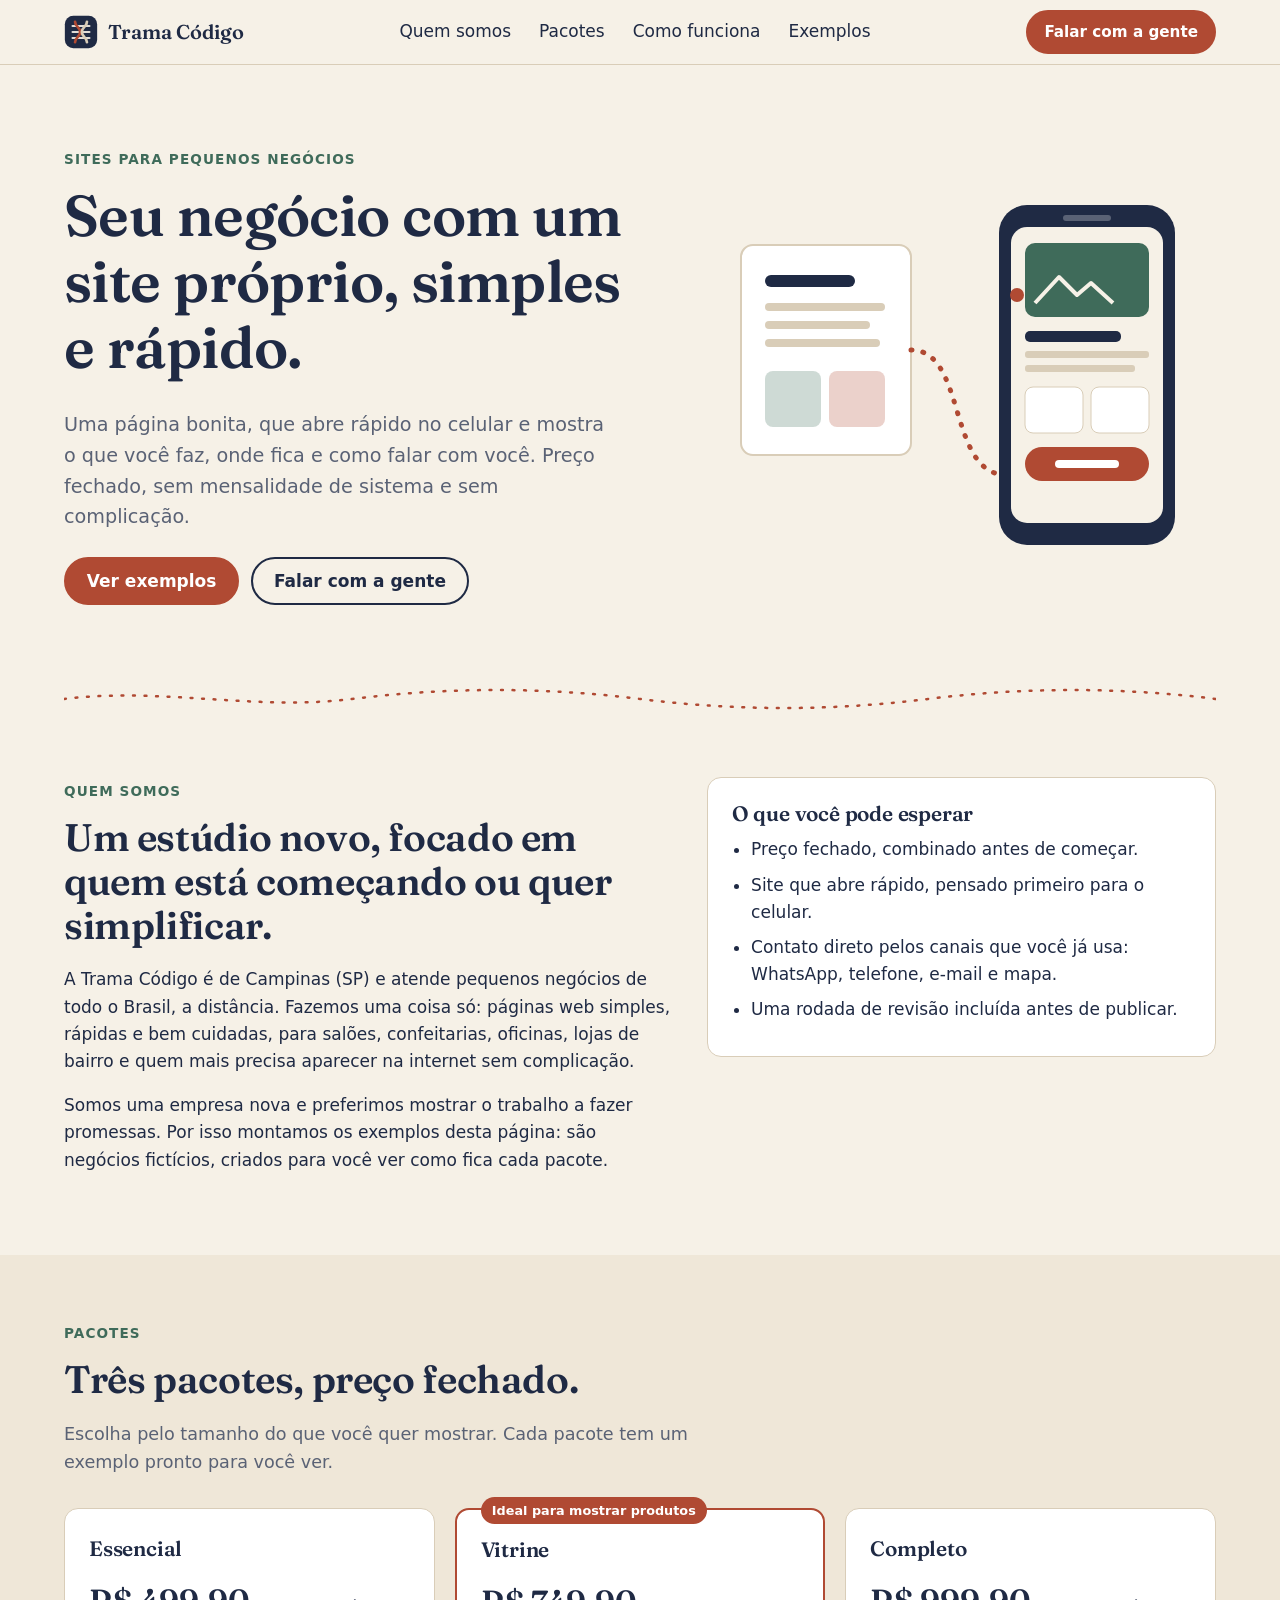
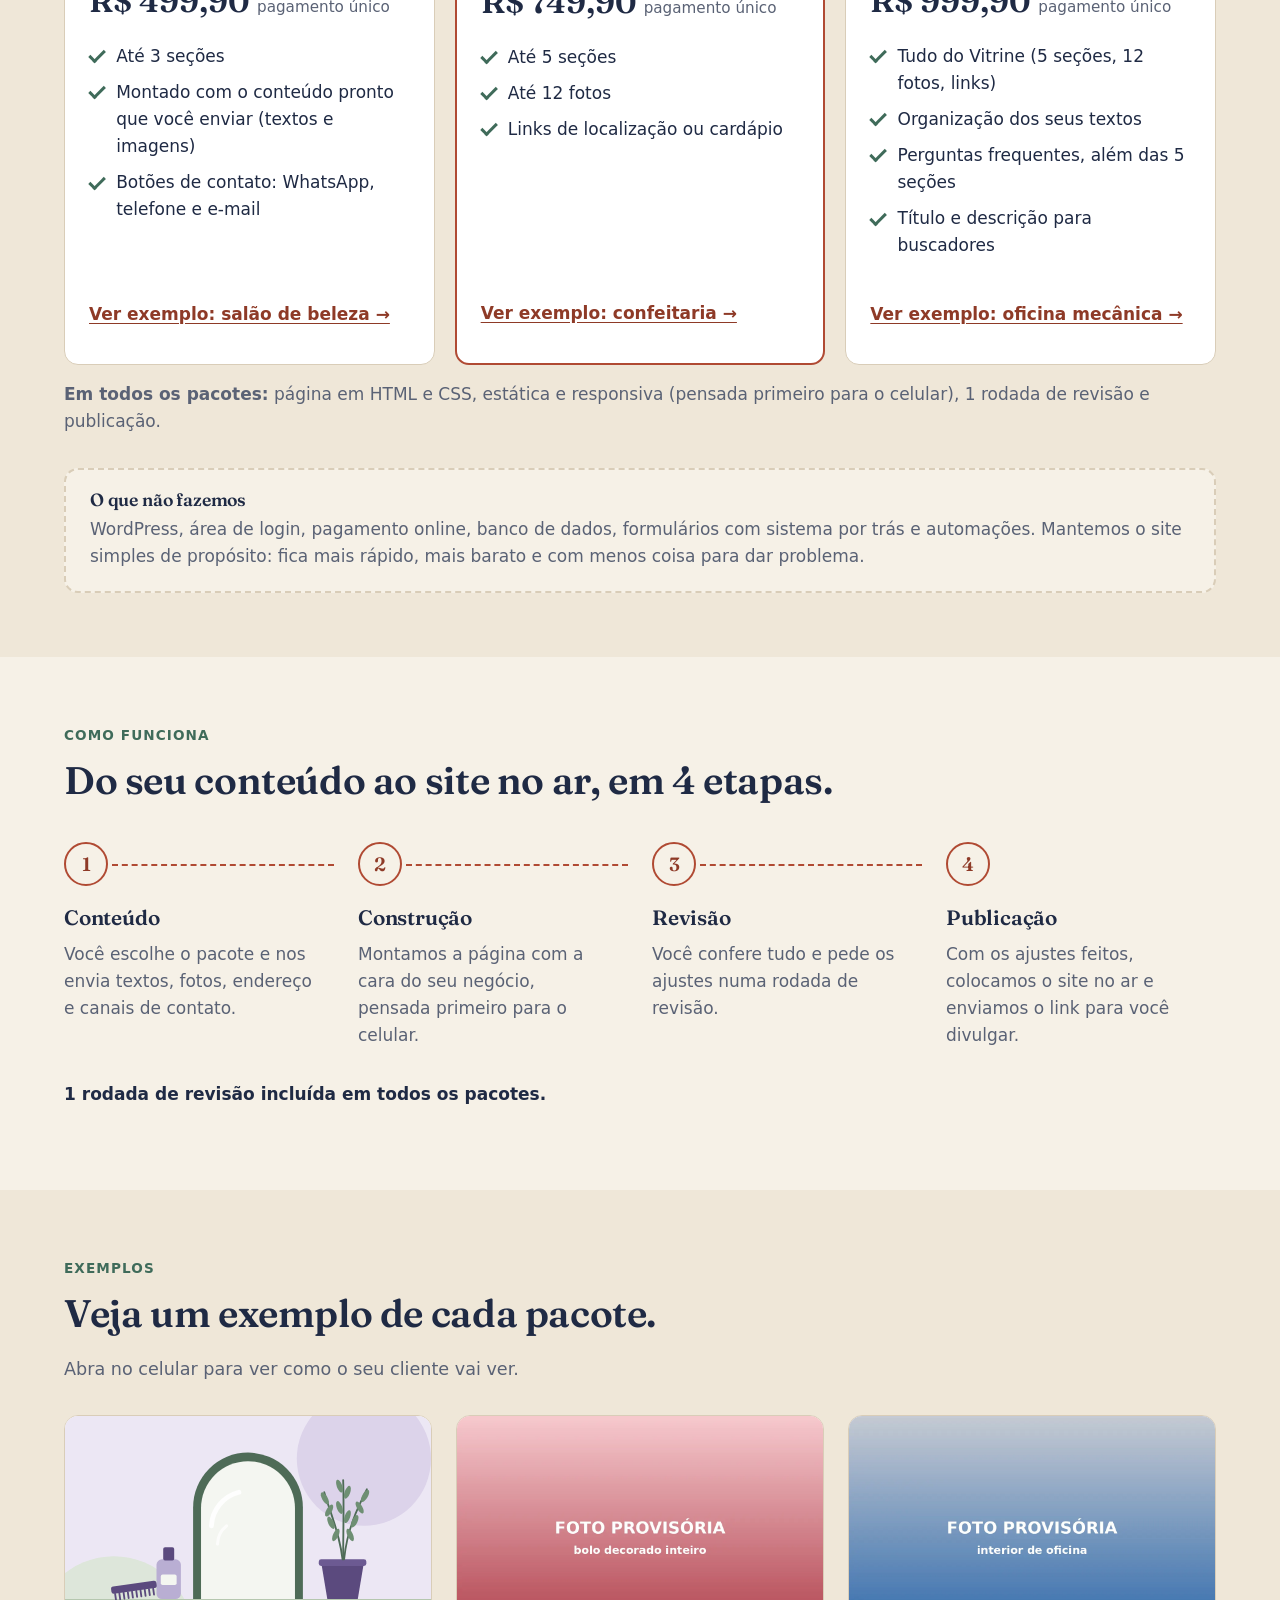
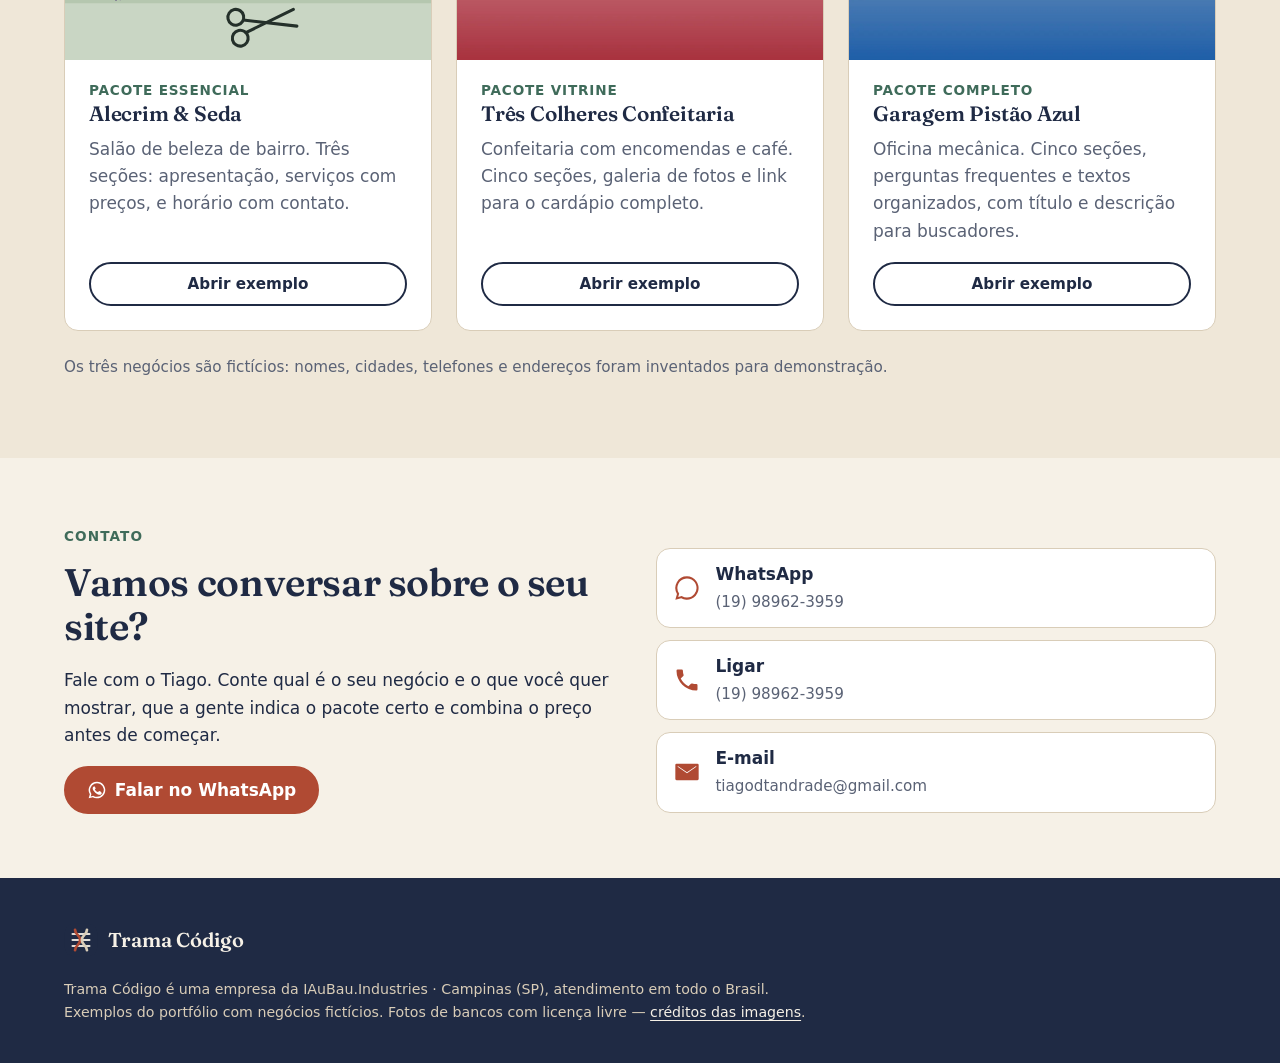
<file: index.html>
<!doctype html>
<html lang="pt-BR">
<head>
  <meta charset="utf-8">
  <meta name="viewport" content="width=device-width, initial-scale=1">
  <title>Trama Código — sites simples e rápidos para pequenos negócios</title>
  <meta name="description" content="A Trama Código faz páginas web estáticas, rápidas e responsivas para pequenos negócios de todo o Brasil. Três pacotes com preço fechado, a partir de R$ 499,90.">
  <meta name="theme-color" content="#F6F1E7">
  <link rel="icon" href="assets/img/marca.svg" type="image/svg+xml">
  <link rel="preload" href="assets/fonts/fraunces-600.woff2" as="font" type="font/woff2" crossorigin>
  <link rel="stylesheet" href="assets/css/trama.css">

  <meta property="og:type" content="website">
  <meta property="og:locale" content="pt_BR">
  <meta property="og:site_name" content="Trama Código">
  <meta property="og:title" content="Trama Código — sites simples e rápidos para pequenos negócios">
  <meta property="og:description" content="Páginas web estáticas e responsivas, com preço fechado, para pequenos negócios de todo o Brasil.">
  <meta property="og:image" content="https://tiagodtandrade-ops.github.io/trama-codigo/assets/img/og-trama.png">
  <meta property="og:image:width" content="1200">
  <meta property="og:image:height" content="630">
  <meta property="og:url" content="https://tiagodtandrade-ops.github.io/trama-codigo/">

  <script type="application/ld+json">
  {
    "@context": "https://schema.org",
    "@type": "ProfessionalService",
    "name": "Trama Código",
    "description": "Páginas web estáticas e responsivas para pequenos negócios.",
    "url": "https://tiagodtandrade-ops.github.io/trama-codigo/",
    "address": { "@type": "PostalAddress", "addressLocality": "Campinas", "addressRegion": "SP", "addressCountry": "BR" },
    "areaServed": { "@type": "Country", "name": "Brasil" },
    "priceRange": "R$ 499,90 – R$ 999,90"
  }
  </script>
</head>
<body>
  <a class="pular" href="#conteudo">Pular para o conteúdo</a>

  <header class="topo">
    <div class="envoltorio">
      <a class="marca" href="#conteudo" aria-label="Trama Código, início">
        <img src="assets/img/marca.svg" alt="" width="34" height="34">
        Trama Código
      </a>
      <nav class="menu" aria-label="Seções">
        <ul>
          <li><a href="#quem-somos">Quem somos</a></li>
          <li><a href="#pacotes">Pacotes</a></li>
          <li><a href="#como-funciona">Como funciona</a></li>
          <li><a href="#exemplos">Exemplos</a></li>
        </ul>
      </nav>
      <a class="botao botao--pequeno" href="#contato">Falar com a gente</a>
    </div>
  </header>

  <main id="conteudo">
    <!-- Abertura -->
    <section class="abertura" aria-labelledby="titulo-abertura">
      <div class="envoltorio">
        <div>
          <span class="rotulo">Sites para pequenos negócios</span>
          <h1 id="titulo-abertura">Seu negócio com um site próprio, simples e rápido.</h1>
          <p class="chamada">Uma página bonita, que abre rápido no celular e mostra o que você faz, onde fica e como falar com você. Preço fechado, sem mensalidade de sistema e sem complicação.</p>
          <div class="acoes">
            <a class="botao" href="#exemplos">Ver exemplos</a>
            <a class="botao botao--contorno" href="#contato">Falar com a gente</a>
          </div>
        </div>
        <div class="ilustra">
          <svg viewBox="0 0 480 400" role="img" aria-labelledby="ilustra-titulo" width="480" height="400">
            <title id="ilustra-titulo">Ilustração: um fio liga uma folha de anotações a um celular com um site aberto</title>
            <rect x="24" y="70" width="170" height="210" rx="12" fill="#FFFFFF" stroke="#D9CDB8" stroke-width="2"/>
            <rect x="48" y="100" width="90" height="12" rx="6" fill="#1F2A44"/>
            <rect x="48" y="128" width="120" height="8" rx="4" fill="#D9CDB8"/>
            <rect x="48" y="146" width="105" height="8" rx="4" fill="#D9CDB8"/>
            <rect x="48" y="164" width="115" height="8" rx="4" fill="#D9CDB8"/>
            <rect x="48" y="196" width="56" height="56" rx="8" fill="#3F6B5A" opacity=".25"/>
            <rect x="112" y="196" width="56" height="56" rx="8" fill="#B04A33" opacity=".25"/>
            <path d="M194 175 C 250 175, 230 300, 290 300 S 320 140, 300 120" fill="none" stroke="#B04A33" stroke-width="5" stroke-linecap="round" stroke-dasharray="1 11"/>
            <rect x="282" y="30" width="176" height="340" rx="28" fill="#1F2A44"/>
            <rect x="294" y="52" width="152" height="296" rx="16" fill="#F6F1E7"/>
            <rect x="346" y="40" width="48" height="6" rx="3" fill="#5A6275"/>
            <rect x="308" y="68" width="124" height="74" rx="10" fill="#3F6B5A"/>
            <path d="M318 128 l24 -26 18 18 14 -12 22 20" fill="none" stroke="#F6F1E7" stroke-width="4" stroke-linejoin="round"/>
            <rect x="308" y="156" width="96" height="11" rx="5" fill="#1F2A44"/>
            <rect x="308" y="176" width="124" height="7" rx="3" fill="#D9CDB8"/>
            <rect x="308" y="190" width="110" height="7" rx="3" fill="#D9CDB8"/>
            <rect x="308" y="212" width="58" height="46" rx="8" fill="#FFFFFF" stroke="#D9CDB8"/>
            <rect x="374" y="212" width="58" height="46" rx="8" fill="#FFFFFF" stroke="#D9CDB8"/>
            <rect x="308" y="272" width="124" height="34" rx="17" fill="#B04A33"/>
            <rect x="338" y="285" width="64" height="8" rx="4" fill="#FFFFFF"/>
            <circle cx="300" cy="120" r="7" fill="#B04A33"/>
          </svg>
        </div>
      </div>
    </section>

    <div class="fio" aria-hidden="true">
      <svg viewBox="0 0 1200 28" preserveAspectRatio="none"><path d="M0 14 C 100 2, 200 26, 300 14 S 500 2, 600 14 S 800 26, 900 14 S 1100 2, 1200 14" fill="none" stroke="currentColor" stroke-width="2.5" stroke-dasharray="2 10" stroke-linecap="round"/></svg>
    </div>

    <!-- Quem somos -->
    <section id="quem-somos" class="quem" aria-labelledby="titulo-quem">
      <div class="envoltorio">
        <div>
          <span class="rotulo">Quem somos</span>
          <h2 id="titulo-quem">Um estúdio novo, focado em quem está começando ou quer simplificar.</h2>
          <p>A Trama Código é de Campinas (SP) e atende pequenos negócios de todo o Brasil, a distância. Fazemos uma coisa só: páginas web simples, rápidas e bem cuidadas, para salões, confeitarias, oficinas, lojas de bairro e quem mais precisa aparecer na internet sem complicação.</p>
          <p>Somos uma empresa nova e preferimos mostrar o trabalho a fazer promessas. Por isso montamos os exemplos desta página: são negócios fictícios, criados para você ver como fica cada pacote.</p>
        </div>
        <div class="quadro">
          <h3>O que você pode esperar</h3>
          <ul>
            <li>Preço fechado, combinado antes de começar.</li>
            <li>Site que abre rápido, pensado primeiro para o celular.</li>
            <li>Contato direto pelos canais que você já usa: WhatsApp, telefone, e-mail e mapa.</li>
            <li>Uma rodada de revisão incluída antes de publicar.</li>
          </ul>
        </div>
      </div>
    </section>

    <!-- Pacotes -->
    <section id="pacotes" class="pacotes" aria-labelledby="titulo-pacotes">
      <div class="envoltorio">
        <span class="rotulo">Pacotes</span>
        <h2 id="titulo-pacotes">Três pacotes, preço fechado.</h2>
        <p class="intro">Escolha pelo tamanho do que você quer mostrar. Cada pacote tem um exemplo pronto para você ver.</p>

        <div class="cartoes">
          <article class="pacote" aria-labelledby="p-essencial">
            <h3 id="p-essencial">Essencial</h3>
            <p class="preco">R$ 499,90 <small>pagamento único</small></p>
            <ul>
              <li>Até 3 seções</li>
              <li>Montado com o conteúdo pronto que você enviar (textos e imagens)</li>
              <li>Botões de contato: WhatsApp, telefone e e-mail</li>
            </ul>
            <a class="ver" href="salao/">Ver exemplo: salão de beleza →</a>
          </article>

          <article class="pacote pacote--destaque" aria-labelledby="p-vitrine">
            <span class="selo">Ideal para mostrar produtos</span>
            <h3 id="p-vitrine">Vitrine</h3>
            <p class="preco">R$ 749,90 <small>pagamento único</small></p>
            <ul>
              <li>Até 5 seções</li>
              <li>Até 12 fotos</li>
              <li>Links de localização ou cardápio</li>
            </ul>
            <a class="ver" href="doceria/">Ver exemplo: confeitaria →</a>
          </article>

          <article class="pacote" aria-labelledby="p-completo">
            <h3 id="p-completo">Completo</h3>
            <p class="preco">R$ 999,90 <small>pagamento único</small></p>
            <ul>
              <li>Tudo do Vitrine (5 seções, 12 fotos, links)</li>
              <li>Organização dos seus textos</li>
              <li>Perguntas frequentes, além das 5 seções</li>
              <li>Título e descrição para buscadores</li>
            </ul>
            <a class="ver" href="oficina/">Ver exemplo: oficina mecânica →</a>
          </article>
        </div>

        <p class="todos"><strong>Em todos os pacotes:</strong> página em HTML e CSS, estática e responsiva (pensada primeiro para o celular), 1 rodada de revisão e publicação.</p>

        <div class="nao-incluso">
          <h3>O que não fazemos</h3>
          <p>WordPress, área de login, pagamento online, banco de dados, formulários com sistema por trás e automações. Mantemos o site simples de propósito: fica mais rápido, mais barato e com menos coisa para dar problema.</p>
        </div>
      </div>
    </section>

    <!-- Como funciona -->
    <section id="como-funciona" aria-labelledby="titulo-como">
      <div class="envoltorio">
        <span class="rotulo">Como funciona</span>
        <h2 id="titulo-como">Do seu conteúdo ao site no ar, em 4 etapas.</h2>
        <ol class="etapas">
          <li>
            <h3>Conteúdo</h3>
            <p>Você escolhe o pacote e nos envia textos, fotos, endereço e canais de contato.</p>
          </li>
          <li>
            <h3>Construção</h3>
            <p>Montamos a página com a cara do seu negócio, pensada primeiro para o celular.</p>
          </li>
          <li>
            <h3>Revisão</h3>
            <p>Você confere tudo e pede os ajustes numa rodada de revisão.</p>
          </li>
          <li>
            <h3>Publicação</h3>
            <p>Com os ajustes feitos, colocamos o site no ar e enviamos o link para você divulgar.</p>
          </li>
        </ol>
        <p class="nota-revisao">1 rodada de revisão incluída em todos os pacotes.</p>
      </div>
    </section>

    <!-- Exemplos -->
    <section id="exemplos" class="exemplos" aria-labelledby="titulo-exemplos">
      <div class="envoltorio">
        <span class="rotulo">Exemplos</span>
        <h2 id="titulo-exemplos">Veja um exemplo de cada pacote.</h2>
        <p class="intro">Abra no celular para ver como o seu cliente vai ver.</p>

        <div class="galeria-exemplos">
          <article class="exemplo">
            <div class="miniatura">
              <img src="salao/img/destaque.svg" alt="Ilustração do site de exemplo do salão Alecrim &amp; Seda" width="1200" height="800" loading="lazy">
            </div>
            <div class="corpo">
              <span class="pacote-nome">Pacote Essencial</span>
              <h3>Alecrim &amp; Seda</h3>
              <p>Salão de beleza de bairro. Três seções: apresentação, serviços com preços, e horário com contato.</p>
              <a class="botao botao--contorno botao--pequeno" href="salao/" aria-label="Abrir exemplo: Alecrim &amp; Seda">Abrir exemplo</a>
            </div>
          </article>

          <article class="exemplo">
            <picture>
              <source srcset="doceria/img/destaque.webp" type="image/webp">
              <img src="doceria/img/destaque.jpg" alt="Bolo decorado sobre a mesa, foto do site de exemplo da Três Colheres Confeitaria" width="1200" height="800" loading="lazy">
            </picture>
            <div class="corpo">
              <span class="pacote-nome">Pacote Vitrine</span>
              <h3>Três Colheres Confeitaria</h3>
              <p>Confeitaria com encomendas e café. Cinco seções, galeria de fotos e link para o cardápio completo.</p>
              <a class="botao botao--contorno botao--pequeno" href="doceria/" aria-label="Abrir exemplo: Três Colheres Confeitaria">Abrir exemplo</a>
            </div>
          </article>

          <article class="exemplo">
            <picture>
              <source srcset="oficina/img/destaque.webp" type="image/webp">
              <img src="oficina/img/destaque.jpg" alt="Interior de oficina mecânica, foto do site de exemplo da Garagem Pistão Azul" width="1200" height="800" loading="lazy">
            </picture>
            <div class="corpo">
              <span class="pacote-nome">Pacote Completo</span>
              <h3>Garagem Pistão Azul</h3>
              <p>Oficina mecânica. Cinco seções, perguntas frequentes e textos organizados, com título e descrição para buscadores.</p>
              <a class="botao botao--contorno botao--pequeno" href="oficina/" aria-label="Abrir exemplo: Garagem Pistão Azul">Abrir exemplo</a>
            </div>
          </article>
        </div>

        <p class="aviso-ficticio">Os três negócios são fictícios: nomes, cidades, telefones e endereços foram inventados para demonstração.</p>
      </div>
    </section>

    <!-- Contato -->
    <section id="contato" class="contato" aria-labelledby="titulo-contato">
      <div class="envoltorio">
        <div>
          <span class="rotulo">Contato</span>
          <h2 id="titulo-contato">Vamos conversar sobre o seu site?</h2>
          <p>Fale com o Tiago. Conte qual é o seu negócio e o que você quer mostrar, que a gente indica o pacote certo e combina o preço antes de começar.</p>
          <a class="botao" href="https://wa.me/5519989623959?text=Ol%C3%A1%2C%20Tiago%21%20Vi%20o%20portf%C3%B3lio%20da%20Trama%20C%C3%B3digo%20e%20quero%20saber%20mais." target="_blank" rel="noopener">
            <svg viewBox="0 0 24 24" aria-hidden="true"><path fill="currentColor" d="M12 2a10 10 0 0 0-8.6 15.1L2 22l5-1.3A10 10 0 1 0 12 2Zm0 18.2a8.2 8.2 0 0 1-4.2-1.1l-.3-.2-3 .8.8-2.9-.2-.3A8.2 8.2 0 1 1 12 20.2Zm4.5-6.1c-.2-.1-1.5-.7-1.7-.8-.2-.1-.4-.1-.6.1l-.8 1c-.1.2-.3.2-.5.1a6.7 6.7 0 0 1-3.3-2.9c-.2-.4.2-.4.7-1.3.1-.2 0-.3 0-.4l-.8-1.8c-.2-.5-.4-.4-.6-.4h-.5a1 1 0 0 0-.7.3 3 3 0 0 0-.9 2.2 5.2 5.2 0 0 0 1.1 2.8 11.9 11.9 0 0 0 4.6 4c1.7.7 2.4.8 3.2.7.5-.1 1.5-.6 1.8-1.2.2-.6.2-1.1.1-1.2l-.4-.2Z"/></svg>
            Falar no WhatsApp
          </a>
        </div>
        <ul class="canais">
          <li>
            <a href="https://wa.me/5519989623959?text=Ol%C3%A1%2C%20Tiago%21%20Vi%20o%20portf%C3%B3lio%20da%20Trama%20C%C3%B3digo%20e%20quero%20saber%20mais." target="_blank" rel="noopener">
              <svg viewBox="0 0 24 24" aria-hidden="true"><path fill="currentColor" d="M12 2a10 10 0 0 0-8.6 15.1L2 22l5-1.3A10 10 0 1 0 12 2Zm0 18.2a8.2 8.2 0 0 1-4.2-1.1l-.3-.2-3 .8.8-2.9-.2-.3A8.2 8.2 0 1 1 12 20.2Z"/></svg>
              <span><strong>WhatsApp</strong> <span>(19) 98962-3959</span></span>
            </a>
          </li>
          <li>
            <a href="tel:+5519989623959">
              <svg viewBox="0 0 24 24" aria-hidden="true"><path fill="currentColor" d="M6.6 10.8a15.1 15.1 0 0 0 6.6 6.6l2.2-2.2a1 1 0 0 1 1-.25 11.4 11.4 0 0 0 3.6.57 1 1 0 0 1 1 1V20a1 1 0 0 1-1 1A17 17 0 0 1 3 4a1 1 0 0 1 1-1h3.5a1 1 0 0 1 1 1c0 1.25.2 2.45.57 3.57a1 1 0 0 1-.25 1l-2.2 2.23Z"/></svg>
              <span><strong>Ligar</strong> <span>(19)&nbsp;98962&#8209;3959</span></span>
            </a>
          </li>
          <li>
            <a href="&#109;&#97;&#105;&#108;&#116;&#111;&#58;&#116;&#105;&#97;&#103;&#111;&#100;&#116;&#97;&#110;&#100;&#114;&#97;&#100;&#101;&#64;&#103;&#109;&#97;&#105;&#108;&#46;&#99;&#111;&#109;?subject=Quero%20um%20site%20%E2%80%94%20Trama%20C%C3%B3digo">
              <svg viewBox="0 0 24 24" aria-hidden="true"><path fill="currentColor" d="M3 5h18a1 1 0 0 1 1 1v12a1 1 0 0 1-1 1H3a1 1 0 0 1-1-1V6a1 1 0 0 1 1-1Zm9 7.2L4.4 7H4v.6l8 5.5 8-5.5V7h-.4L12 12.2Z"/></svg>
              <span><strong>E-mail</strong> <span>&#116;&#105;&#97;&#103;&#111;&#100;&#116;&#97;&#110;&#100;&#114;&#97;&#100;&#101;&#64;&#103;&#109;&#97;&#105;&#108;&#46;&#99;&#111;&#109;</span></span>
            </a>
          </li>
        </ul>
      </div>
    </section>
  </main>

  <footer class="rodape">
    <div class="envoltorio">
      <span class="marca"><img src="assets/img/marca.svg" alt="" width="34" height="34"> Trama Código</span>
      <small>Trama Código é uma empresa da IAuBau.Industries · Campinas (SP), atendimento em todo o Brasil.<br>
      Exemplos do portfólio com negócios fictícios. Fotos de bancos com licença livre — <a href="https://github.com/tiagodtandrade-ops/trama-codigo/blob/main/CREDITOS.md">créditos das imagens</a>.</small>
    </div>
  </footer>
</body>
</html>
</file>
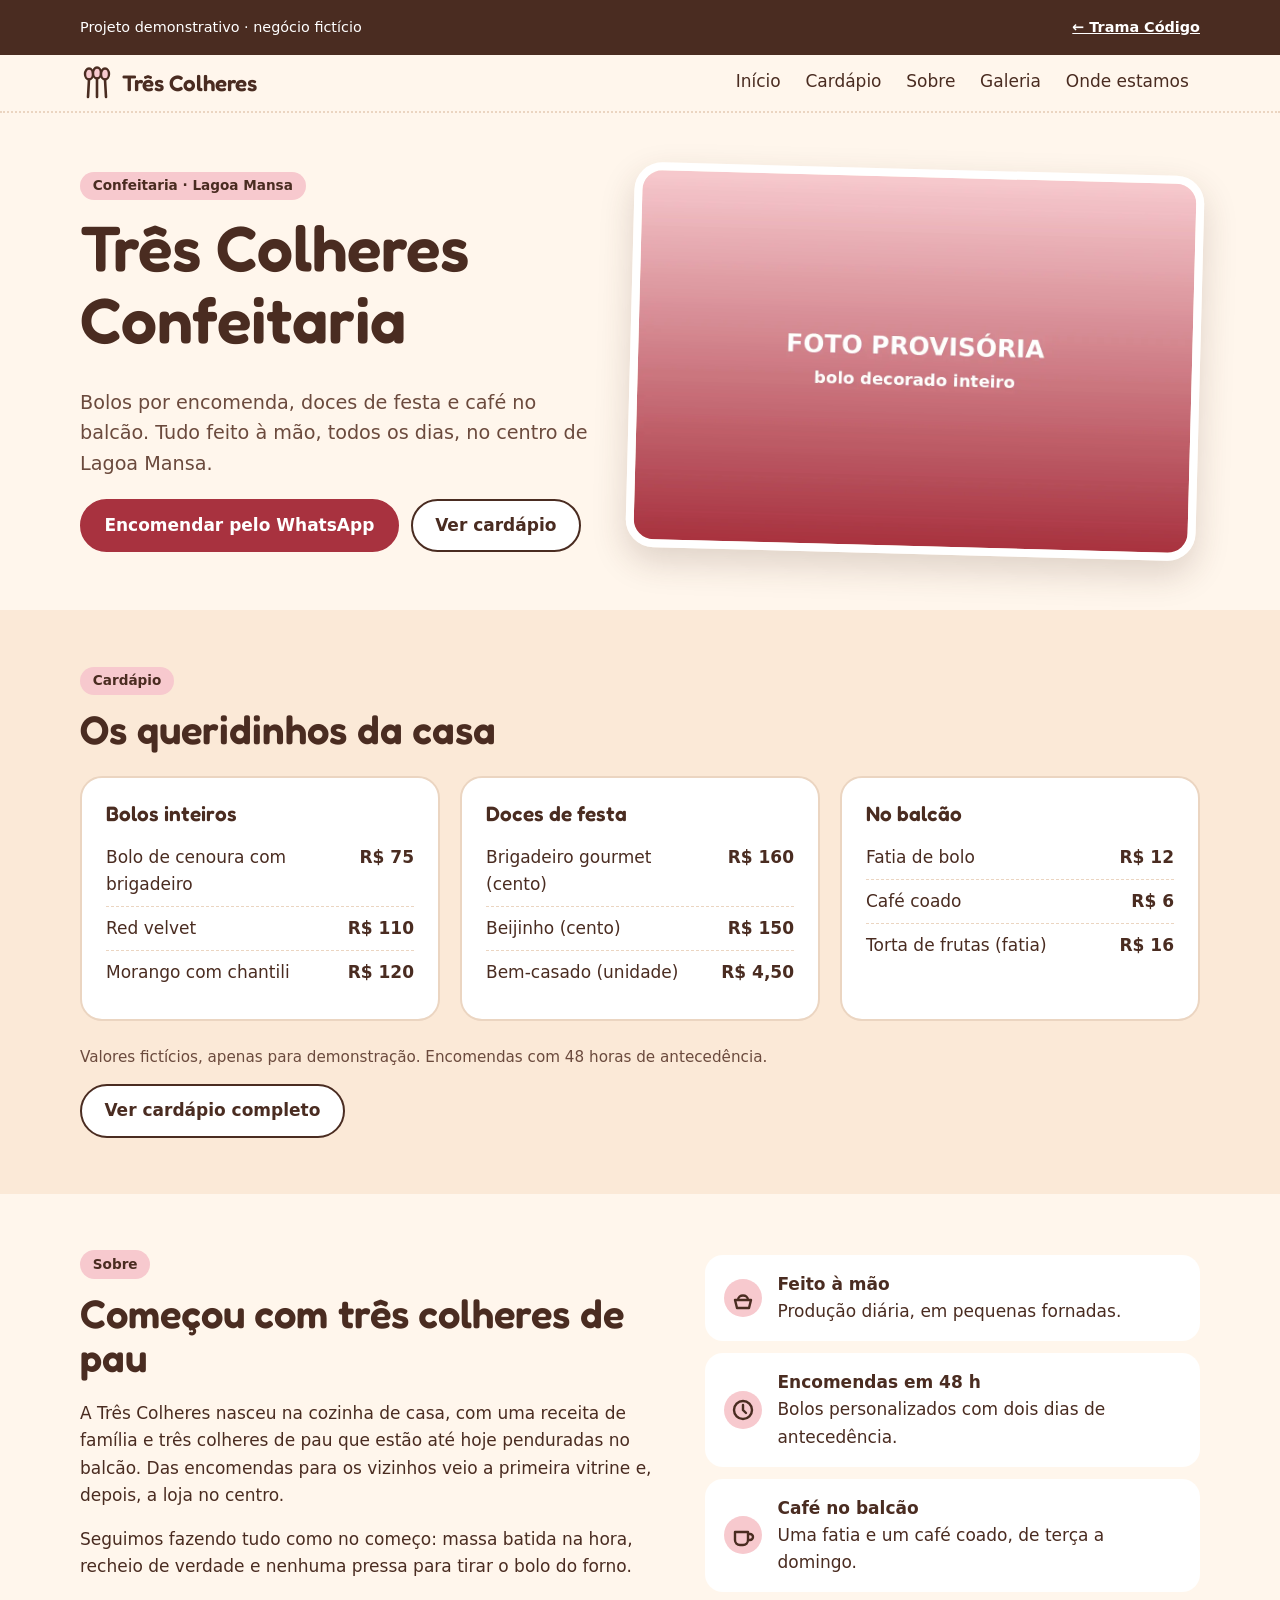
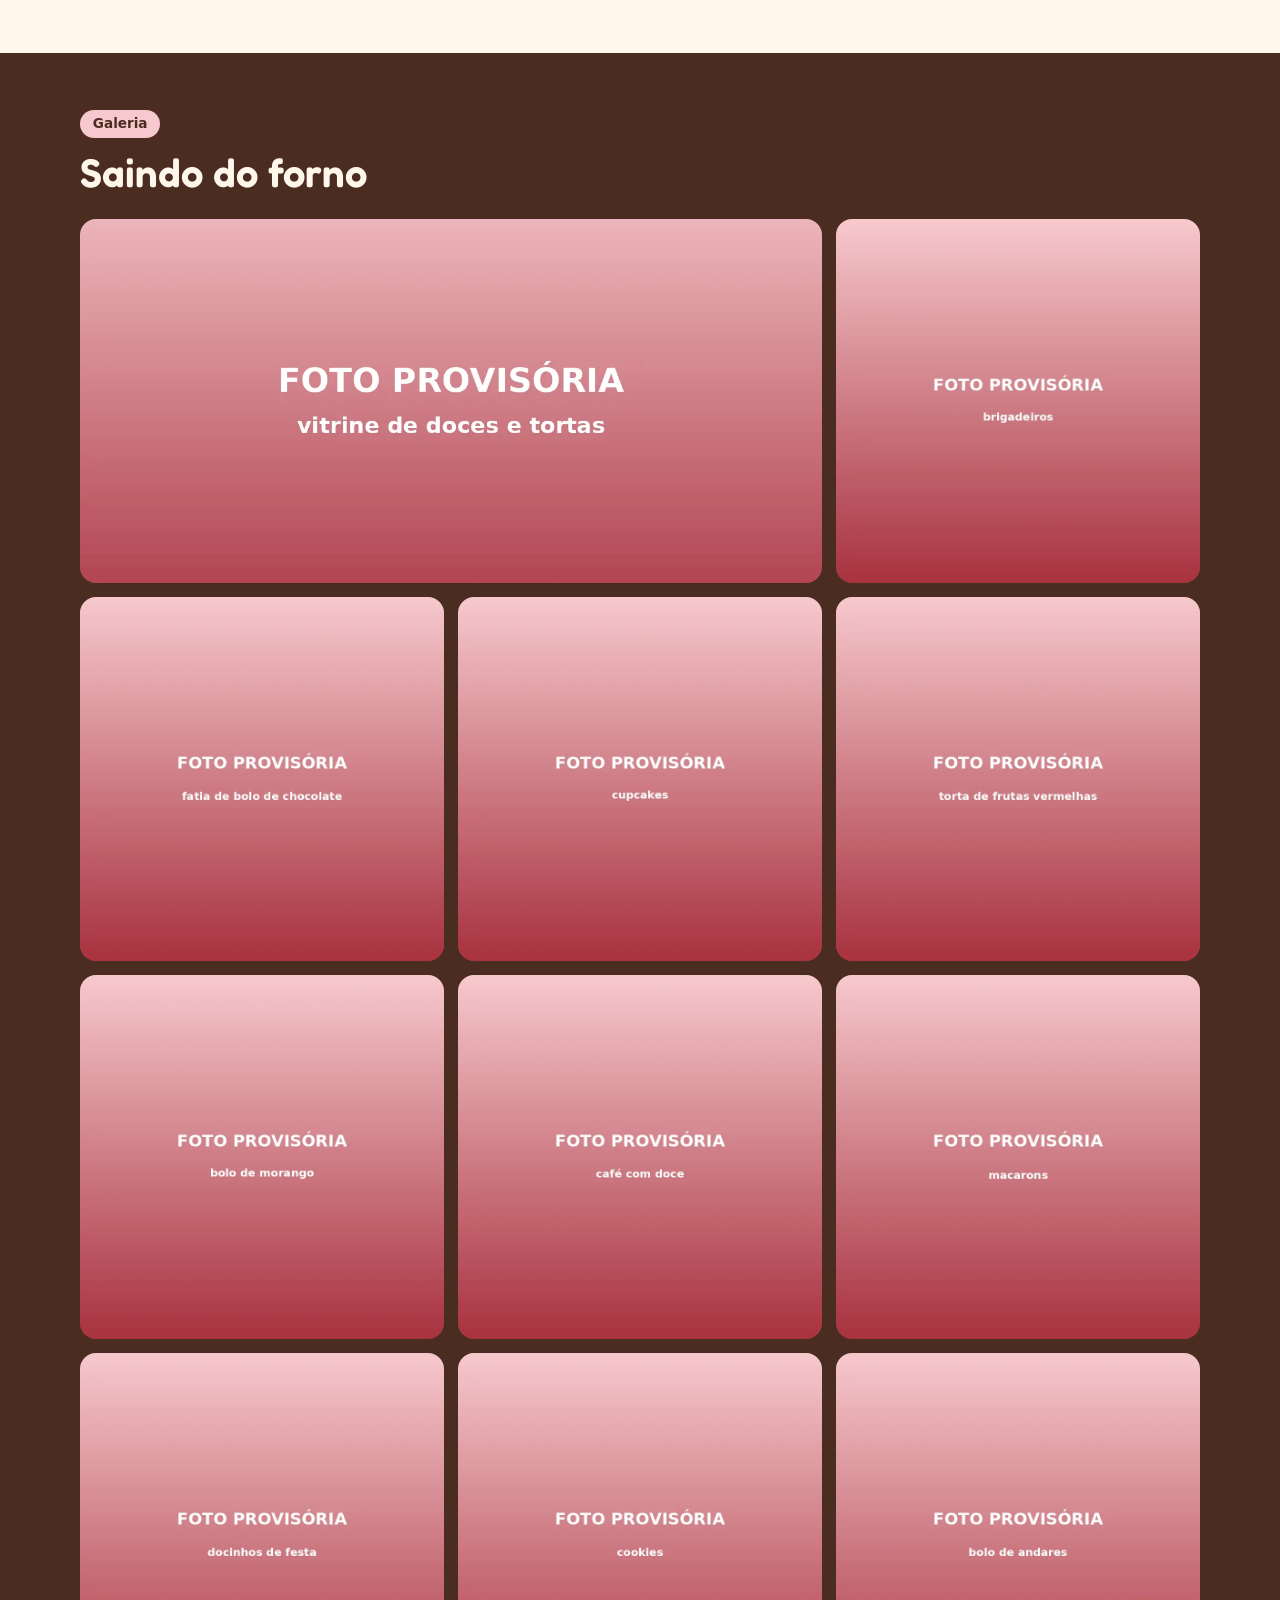
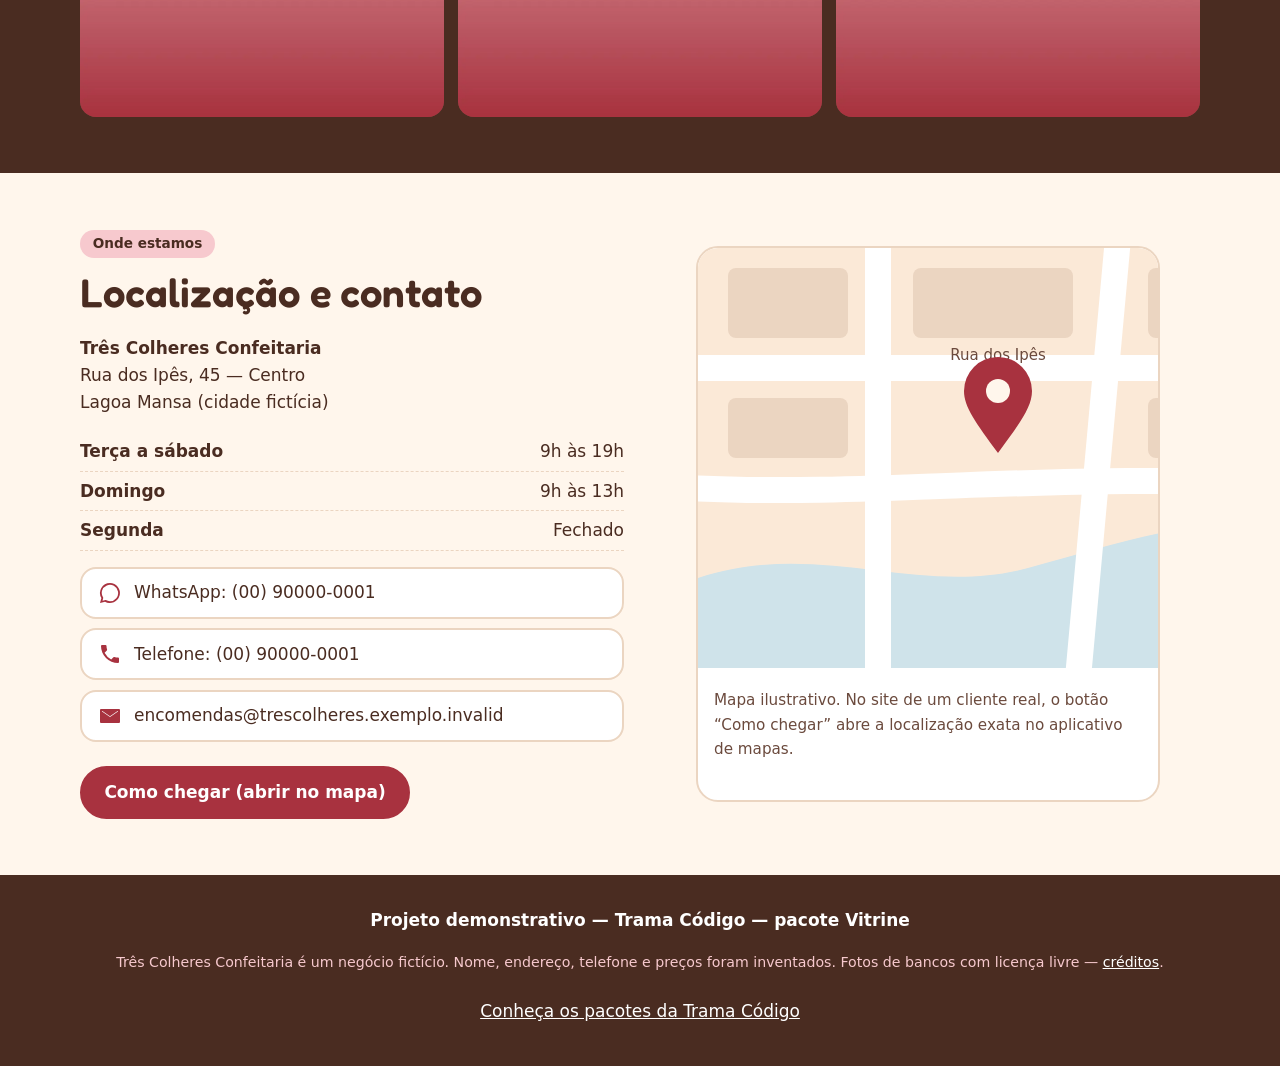
<file: doceria/index.html>
<!doctype html>
<html lang="pt-BR">
<head>
  <meta charset="utf-8">
  <meta name="viewport" content="width=device-width, initial-scale=1">
  <title>Três Colheres Confeitaria — bolos e doces em Lagoa Mansa (exemplo)</title>
  <meta name="description" content="Exemplo do pacote Vitrine da Trama Código: site de uma confeitaria fictícia, com cardápio, galeria de fotos e localização.">
  <meta name="robots" content="noindex">
  <meta name="theme-color" content="#FFF6EC">
  <link rel="icon" href="../assets/img/marca.svg" type="image/svg+xml">
  <link rel="preload" href="fonts/fredoka-600.woff2" as="font" type="font/woff2" crossorigin>
  <link rel="stylesheet" href="estilo.css">
  <meta property="og:type" content="website">
  <meta property="og:locale" content="pt_BR">
  <meta property="og:title" content="Três Colheres Confeitaria — exemplo do pacote Vitrine">
  <meta property="og:description" content="Projeto demonstrativo da Trama Código: confeitaria fictícia.">
  <meta property="og:image" content="https://tiagodtandrade-ops.github.io/trama-codigo/doceria/img/destaque.jpg">
</head>
<body>
  <a class="pular" href="#conteudo">Pular para o conteúdo</a>

  <aside class="faixa-demo" aria-label="Aviso de demonstração">
    <div class="envoltorio">
      <span>Projeto demonstrativo · negócio fictício</span>
      <a href="../">← Trama Código</a>
    </div>
  </aside>

  <header class="topo">
    <div class="envoltorio">
      <a class="marca" href="#inicio">
        <svg viewBox="0 0 34 34" aria-hidden="true"><g stroke="#4A2C21" stroke-width="2.4" fill="#F7C9CE"><ellipse cx="9" cy="8" rx="4" ry="5.5"/><ellipse cx="17" cy="7" rx="4" ry="5.5"/><ellipse cx="25" cy="8" rx="4" ry="5.5"/></g><g stroke="#4A2C21" stroke-width="2.6" stroke-linecap="round"><path d="M9 13.5 8 31M17 12.5V31M25 13.5 26 31"/></g></svg>
        Três Colheres
      </a>
      <nav aria-label="Seções">
        <ul>
          <li><a href="#inicio">Início</a></li>
          <li><a href="#cardapio">Cardápio</a></li>
          <li><a href="#sobre">Sobre</a></li>
          <li><a href="#galeria">Galeria</a></li>
          <li><a href="#local">Onde estamos</a></li>
        </ul>
      </nav>
    </div>
  </header>

  <main id="conteudo">
    <!-- Seção 1 de 5 -->
    <section id="inicio" class="inicio" aria-labelledby="t-inicio">
      <div class="envoltorio">
        <div>
          <span class="rotulo">Confeitaria · Lagoa Mansa</span>
          <h1 id="t-inicio">Três Colheres Confeitaria</h1>
          <p class="sub">Bolos por encomenda, doces de festa e café no balcão. Tudo feito à mão, todos os dias, no centro de Lagoa Mansa.</p>
          <div class="acoes">
            <a class="botao" href="https://wa.me/5500900000001" target="_blank" rel="noopener">Encomendar pelo WhatsApp</a>
            <a class="botao botao--claro" href="#cardapio">Ver cardápio</a>
          </div>
        </div>
        <div class="foto">
          <picture>
            <source srcset="img/destaque.webp" type="image/webp">
            <img src="img/destaque.jpg" alt="Bolo decorado inteiro sobre a mesa" width="1200" height="800" fetchpriority="high">
          </picture>
        </div>
      </div>
    </section>

    <!-- Seção 2 de 5 -->
    <section id="cardapio" class="cardapio" aria-labelledby="t-cardapio">
      <div class="envoltorio">
        <span class="rotulo">Cardápio</span>
        <h2 id="t-cardapio">Os queridinhos da casa</h2>
        <div class="categorias">
          <div class="categoria">
            <h3>Bolos inteiros</h3>
            <ul>
              <li><span>Bolo de cenoura com brigadeiro</span><span>R$ 75</span></li>
              <li><span>Red velvet</span><span>R$ 110</span></li>
              <li><span>Morango com chantili</span><span>R$ 120</span></li>
            </ul>
          </div>
          <div class="categoria">
            <h3>Doces de festa</h3>
            <ul>
              <li><span>Brigadeiro gourmet (cento)</span><span>R$ 160</span></li>
              <li><span>Beijinho (cento)</span><span>R$ 150</span></li>
              <li><span>Bem-casado (unidade)</span><span>R$ 4,50</span></li>
            </ul>
          </div>
          <div class="categoria">
            <h3>No balcão</h3>
            <ul>
              <li><span>Fatia de bolo</span><span>R$ 12</span></li>
              <li><span>Café coado</span><span>R$ 6</span></li>
              <li><span>Torta de frutas (fatia)</span><span>R$ 16</span></li>
            </ul>
          </div>
        </div>
        <p class="nota">Valores fictícios, apenas para demonstração. Encomendas com 48 horas de antecedência.</p>
        <a class="botao botao--claro" href="cardapio.html">Ver cardápio completo</a>
      </div>
    </section>

    <!-- Seção 3 de 5 -->
    <section id="sobre" class="sobre" aria-labelledby="t-sobre">
      <div class="envoltorio">
        <div>
          <span class="rotulo">Sobre</span>
          <h2 id="t-sobre">Começou com três colheres de pau</h2>
          <p>A Três Colheres nasceu na cozinha de casa, com uma receita de família e três colheres de pau que estão até hoje penduradas no balcão. Das encomendas para os vizinhos veio a primeira vitrine e, depois, a loja no centro.</p>
          <p>Seguimos fazendo tudo como no começo: massa batida na hora, recheio de verdade e nenhuma pressa para tirar o bolo do forno.</p>
        </div>
        <ul class="selos">
          <li>
            <svg viewBox="0 0 40 40" aria-hidden="true"><circle cx="20" cy="20" r="19" fill="#F7C9CE"/><path d="M12 22h16l-2 8H14Z M15 22c0-6 10-6 10 0" fill="none" stroke="#4A2C21" stroke-width="2.4" stroke-linejoin="round"/></svg>
            <span><strong>Feito à mão</strong><br>Produção diária, em pequenas fornadas.</span>
          </li>
          <li>
            <svg viewBox="0 0 40 40" aria-hidden="true"><circle cx="20" cy="20" r="19" fill="#F7C9CE"/><circle cx="20" cy="20" r="9" fill="none" stroke="#4A2C21" stroke-width="2.4"/><path d="M20 15v5l3 3" fill="none" stroke="#4A2C21" stroke-width="2.4" stroke-linecap="round"/></svg>
            <span><strong>Encomendas em 48 h</strong><br>Bolos personalizados com dois dias de antecedência.</span>
          </li>
          <li>
            <svg viewBox="0 0 40 40" aria-hidden="true"><circle cx="20" cy="20" r="19" fill="#F7C9CE"/><path d="M12 17h13v8a5 5 0 0 1-5 5h-3a5 5 0 0 1-5-5Zm13 2h2a3 3 0 0 1 0 6h-2" fill="none" stroke="#4A2C21" stroke-width="2.4" stroke-linejoin="round"/></svg>
            <span><strong>Café no balcão</strong><br>Uma fatia e um café coado, de terça a domingo.</span>
          </li>
        </ul>
      </div>
    </section>

    <!-- Seção 4 de 5 -->
    <section id="galeria" class="galeria" aria-labelledby="t-galeria">
      <div class="envoltorio">
        <span class="rotulo">Galeria</span>
        <h2 id="t-galeria">Saindo do forno</h2>
        <ul class="grade">
<!--GALERIA:inicio-->
          <li><picture><source srcset="img/galeria-01.webp" type="image/webp"><img src="img/galeria-01.jpg" alt="Vitrine com tortas de frutas e bolos de chocolate" width="1200" height="800" loading="lazy" decoding="async"></picture></li>
          <li><picture><source srcset="img/galeria-02.webp" type="image/webp"><img src="img/galeria-02.jpg" alt="Brigadeiros enfileirados em forminhas" width="800" height="800" loading="lazy" decoding="async"></picture></li>
          <li><picture><source srcset="img/galeria-03.webp" type="image/webp"><img src="img/galeria-03.jpg" alt="Fatia de bolo de chocolate no prato" width="800" height="800" loading="lazy" decoding="async"></picture></li>
          <li><picture><source srcset="img/galeria-04.webp" type="image/webp"><img src="img/galeria-04.jpg" alt="Cupcakes com cobertura de creme" width="800" height="800" loading="lazy" decoding="async"></picture></li>
          <li><picture><source srcset="img/galeria-05.webp" type="image/webp"><img src="img/galeria-05.jpg" alt="Torta de frutas vermelhas" width="800" height="800" loading="lazy" decoding="async"></picture></li>
          <li><picture><source srcset="img/galeria-06.webp" type="image/webp"><img src="img/galeria-06.jpg" alt="Bolo de morango com chantili" width="800" height="800" loading="lazy" decoding="async"></picture></li>
          <li><picture><source srcset="img/galeria-07.webp" type="image/webp"><img src="img/galeria-07.jpg" alt="Xícara de café ao lado de um doce" width="800" height="800" loading="lazy" decoding="async"></picture></li>
          <li><picture><source srcset="img/galeria-08.webp" type="image/webp"><img src="img/galeria-08.jpg" alt="Macarons coloridos" width="800" height="800" loading="lazy" decoding="async"></picture></li>
          <li><picture><source srcset="img/galeria-09.webp" type="image/webp"><img src="img/galeria-09.jpg" alt="Docinhos de festa em forminhas" width="800" height="800" loading="lazy" decoding="async"></picture></li>
          <li><picture><source srcset="img/galeria-10.webp" type="image/webp"><img src="img/galeria-10.jpg" alt="Cookies empilhados" width="800" height="800" loading="lazy" decoding="async"></picture></li>
          <li><picture><source srcset="img/galeria-11.webp" type="image/webp"><img src="img/galeria-11.jpg" alt="Bolo de andares decorado" width="800" height="800" loading="lazy" decoding="async"></picture></li>
<!--GALERIA:fim-->
        </ul>
      </div>
    </section>

    <!-- Seção 5 de 5 -->
    <section id="local" class="local" aria-labelledby="t-local">
      <div class="envoltorio">
        <div>
          <span class="rotulo">Onde estamos</span>
          <h2 id="t-local">Localização e contato</h2>
          <address>
            <strong>Três Colheres Confeitaria</strong><br>
            Rua dos Ipês, 45 — Centro<br>
            Lagoa Mansa (cidade fictícia)
          </address>
          <dl class="horario">
            <div><dt>Terça a sábado</dt><dd>9h às 19h</dd></div>
            <div><dt>Domingo</dt><dd>9h às 13h</dd></div>
            <div><dt>Segunda</dt><dd>Fechado</dd></div>
          </dl>
          <ul class="canais">
            <li><a href="https://wa.me/5500900000001" target="_blank" rel="noopener"><svg viewBox="0 0 24 24" aria-hidden="true"><path fill="currentColor" d="M12 2a10 10 0 0 0-8.6 15.1L2 22l5-1.3A10 10 0 1 0 12 2Zm0 18.2a8.2 8.2 0 0 1-4.2-1.1l-.3-.2-3 .8.8-2.9-.2-.3A8.2 8.2 0 1 1 12 20.2Z"/></svg><span>WhatsApp: (00) 90000-0001</span></a></li>
            <li><a href="tel:+5500900000001"><svg viewBox="0 0 24 24" aria-hidden="true"><path fill="currentColor" d="M6.6 10.8a15.1 15.1 0 0 0 6.6 6.6l2.2-2.2a1 1 0 0 1 1-.25 11.4 11.4 0 0 0 3.6.57 1 1 0 0 1 1 1V20a1 1 0 0 1-1 1A17 17 0 0 1 3 4a1 1 0 0 1 1-1h3.5a1 1 0 0 1 1 1c0 1.25.2 2.45.57 3.57a1 1 0 0 1-.25 1l-2.2 2.23Z"/></svg><span>Telefone:&nbsp;(00)&nbsp;90000&#8209;0001</span></a></li>
            <li><a href="mailto:encomendas@trescolheres.exemplo.invalid"><svg viewBox="0 0 24 24" aria-hidden="true"><path fill="currentColor" d="M3 5h18a1 1 0 0 1 1 1v12a1 1 0 0 1-1 1H3a1 1 0 0 1-1-1V6a1 1 0 0 1 1-1Zm9 7.2L4.4 7H4v.6l8 5.5 8-5.5V7h-.4L12 12.2Z"/></svg><span>encomendas@trescolheres.exemplo.invalid</span></a></li>
          </ul>
          <a class="botao" href="https://www.google.com/maps/search/?api=1&amp;query=Lagoa%20Mansa%20cidade%20fict%C3%ADcia" target="_blank" rel="noopener">Como chegar (abrir no mapa)</a>
        </div>
        <figure class="mapa">
          <svg viewBox="0 0 600 420" role="img" aria-labelledby="mapa-t" width="600" height="420">
            <title id="mapa-t">Mapa ilustrado do centro de Lagoa Mansa com a confeitaria marcada na Rua dos Ipês</title>
            <rect width="600" height="420" fill="#FBE9D7"/>
            <path d="M0 330c120-40 220 20 330-10s190-60 270-30v130H0Z" fill="#CFE3EA"/>
            <g stroke="#FFFFFF" stroke-width="26" stroke-linecap="round"><path d="M-10 120h620"/><path d="M180 -10v440"/><path d="M420 -10 380 430"/><path d="M-10 240c200 10 400-20 620 0"/></g>
            <g fill="#EBD5C1"><rect x="30" y="20" width="120" height="70" rx="8"/><rect x="215" y="20" width="160" height="70" rx="8"/><rect x="450" y="20" width="130" height="70" rx="8"/><rect x="30" y="150" width="120" height="60" rx="8"/><rect x="450" y="150" width="130" height="60" rx="8"/></g>
            <text x="300" y="112" font-family="system-ui, sans-serif" font-size="15" fill="#6B4A3D" text-anchor="middle">Rua dos Ipês</text>
            <path d="M300 205c-22-30-34-46-34-62a34 34 0 0 1 68 0c0 16-12 32-34 62Z" fill="#A8323F"/>
            <circle cx="300" cy="143" r="12" fill="#FFF6EC"/>
          </svg>
          <figcaption>Mapa ilustrativo. No site de um cliente real, o botão “Como chegar” abre a localização exata no aplicativo de mapas.</figcaption>
        </figure>
      </div>
    </section>
  </main>

  <footer class="rodape">
    <div class="envoltorio">
      <p class="demo">Projeto demonstrativo — Trama Código — pacote Vitrine</p>
      <p><small>Três Colheres Confeitaria é um negócio fictício. Nome, endereço, telefone e preços foram inventados. Fotos de bancos com licença livre — <a href="https://github.com/tiagodtandrade-ops/trama-codigo/blob/main/CREDITOS.md">créditos</a>.</small></p>
      <a href="../#pacotes">Conheça os pacotes da Trama Código</a>
    </div>
  </footer>
</body>
</html>
</file>
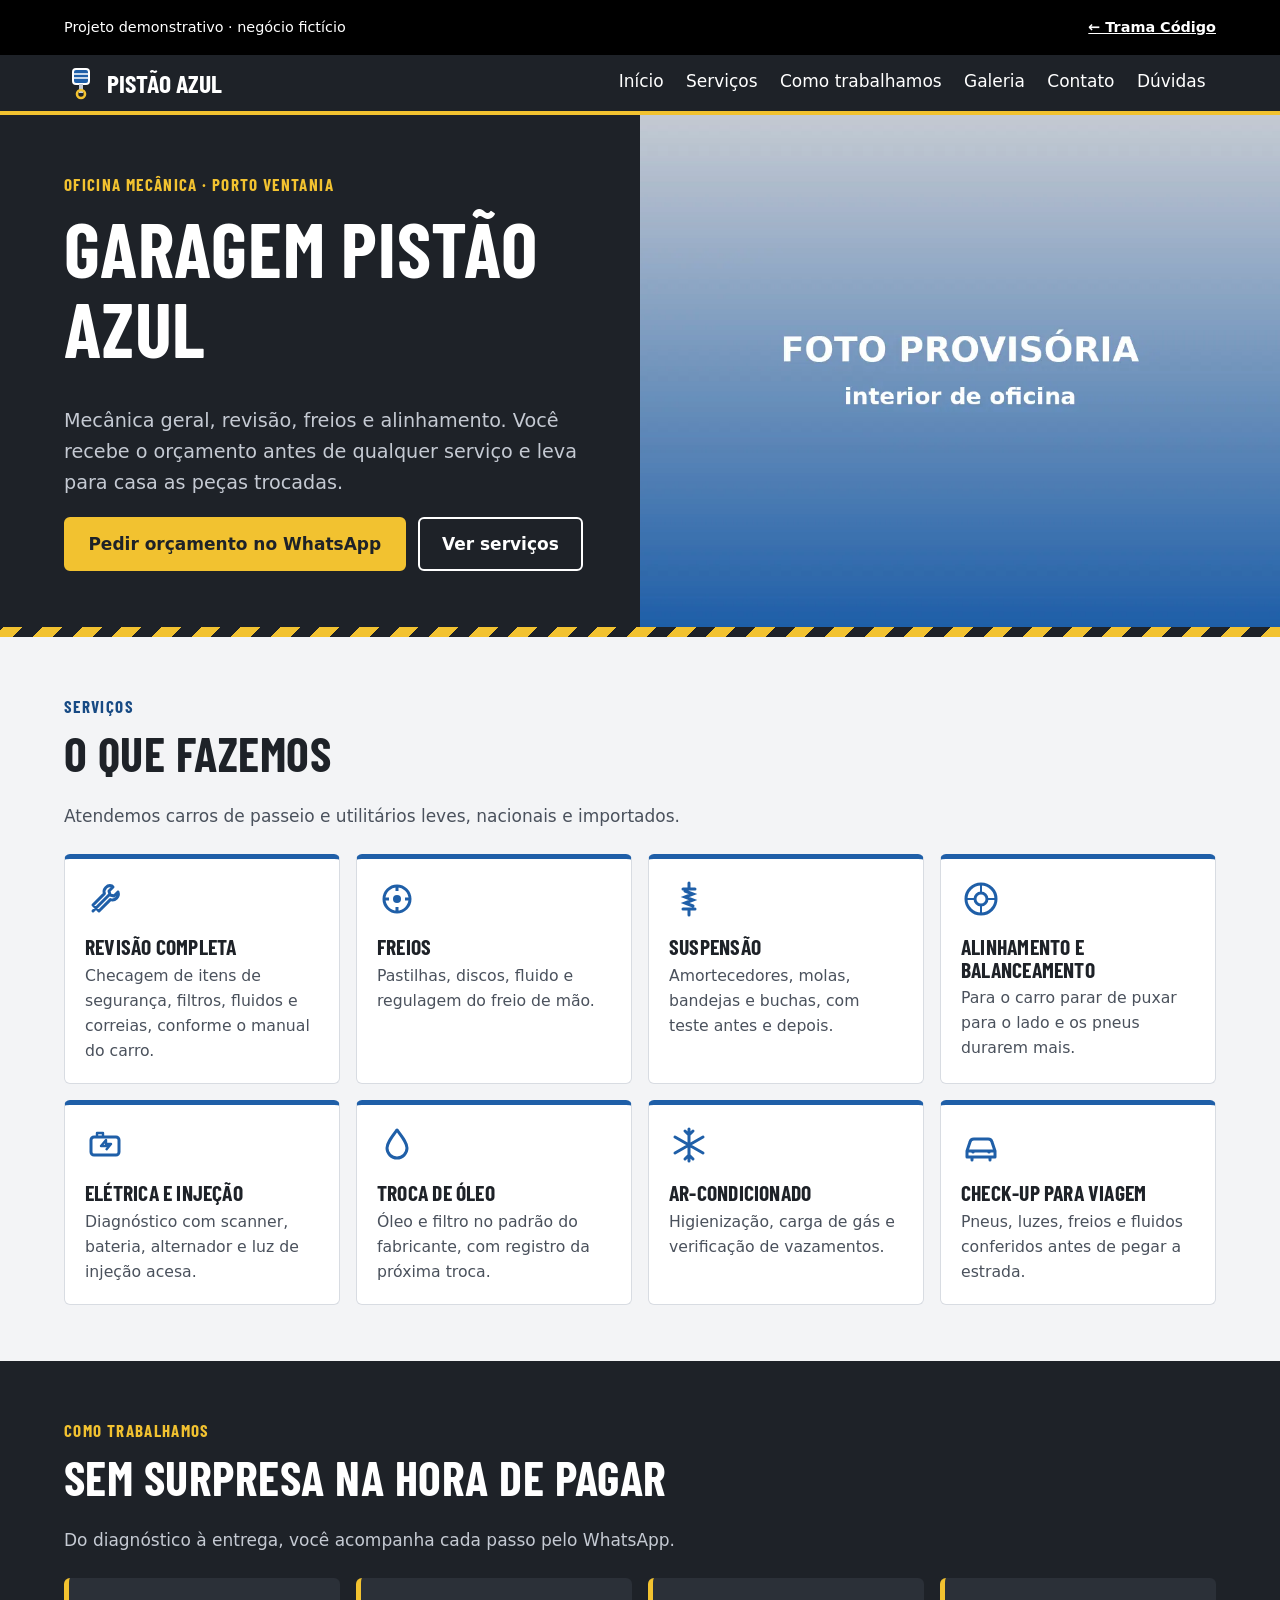
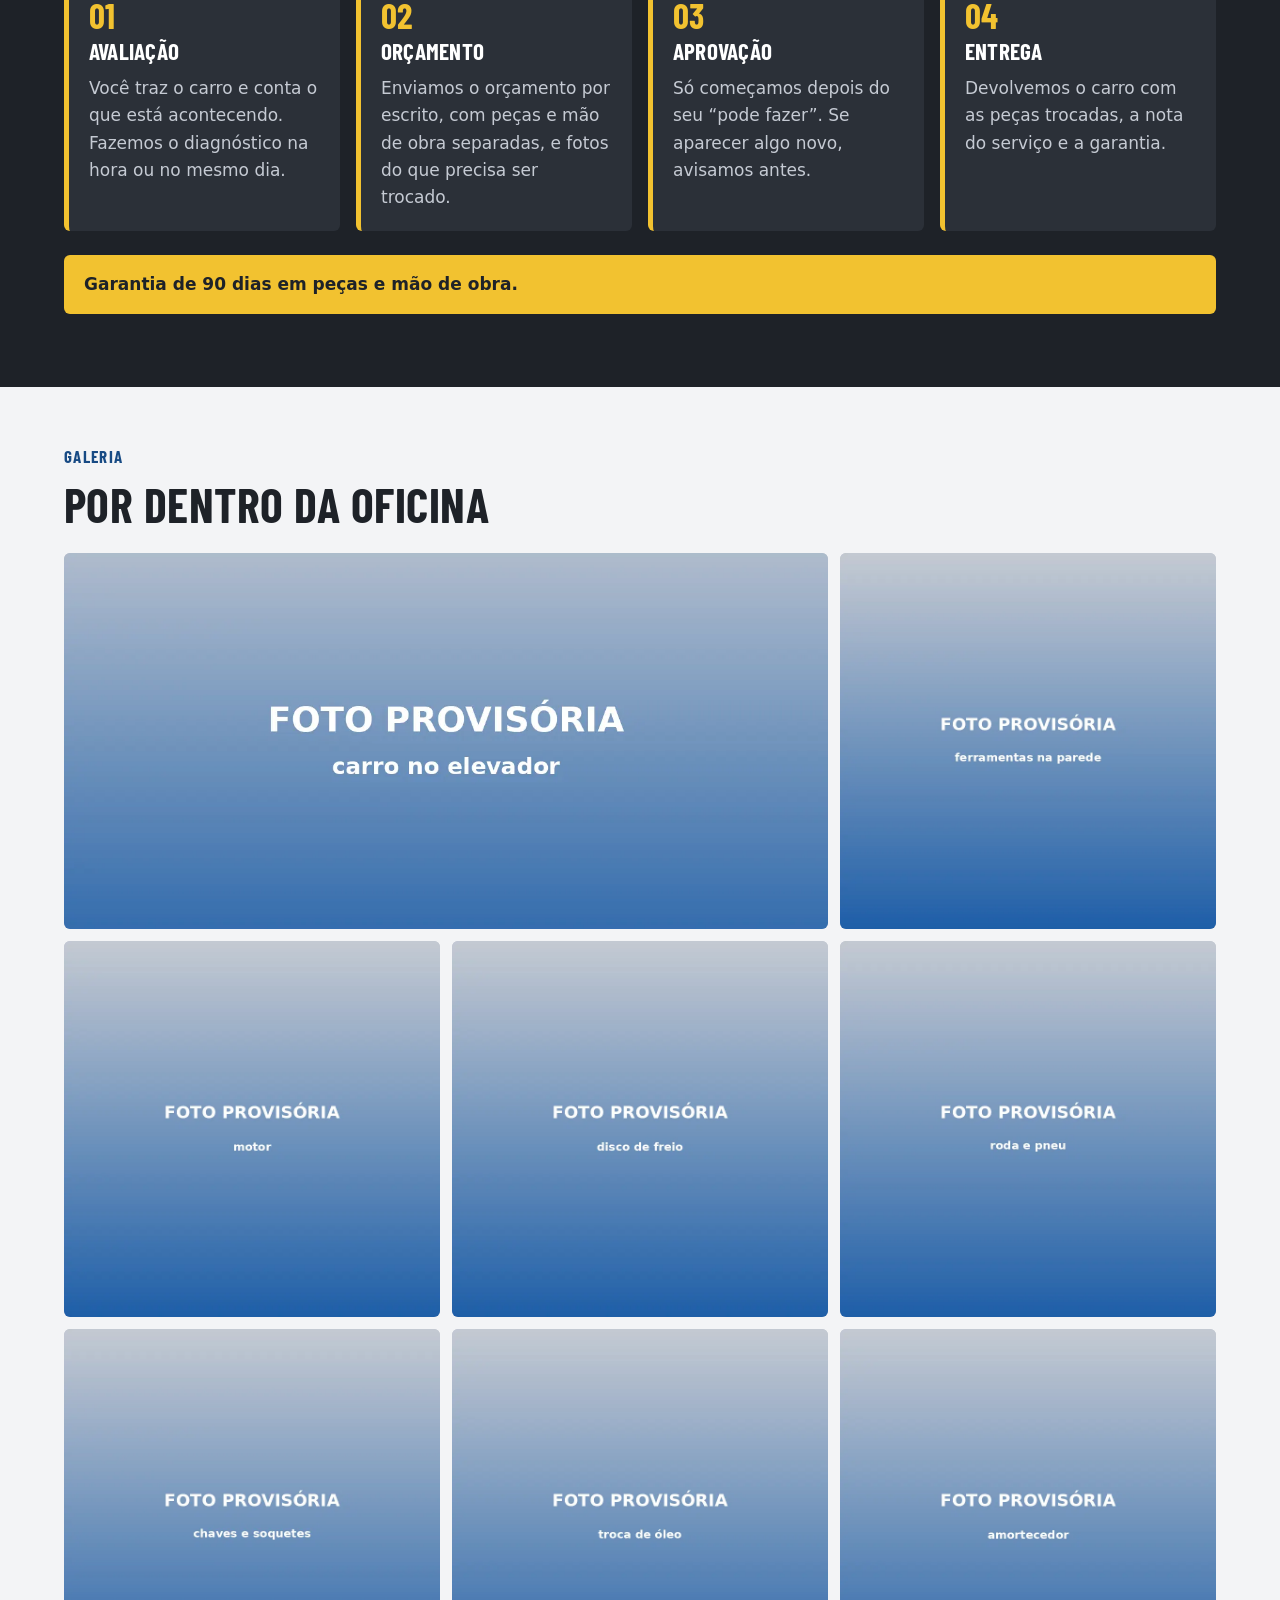
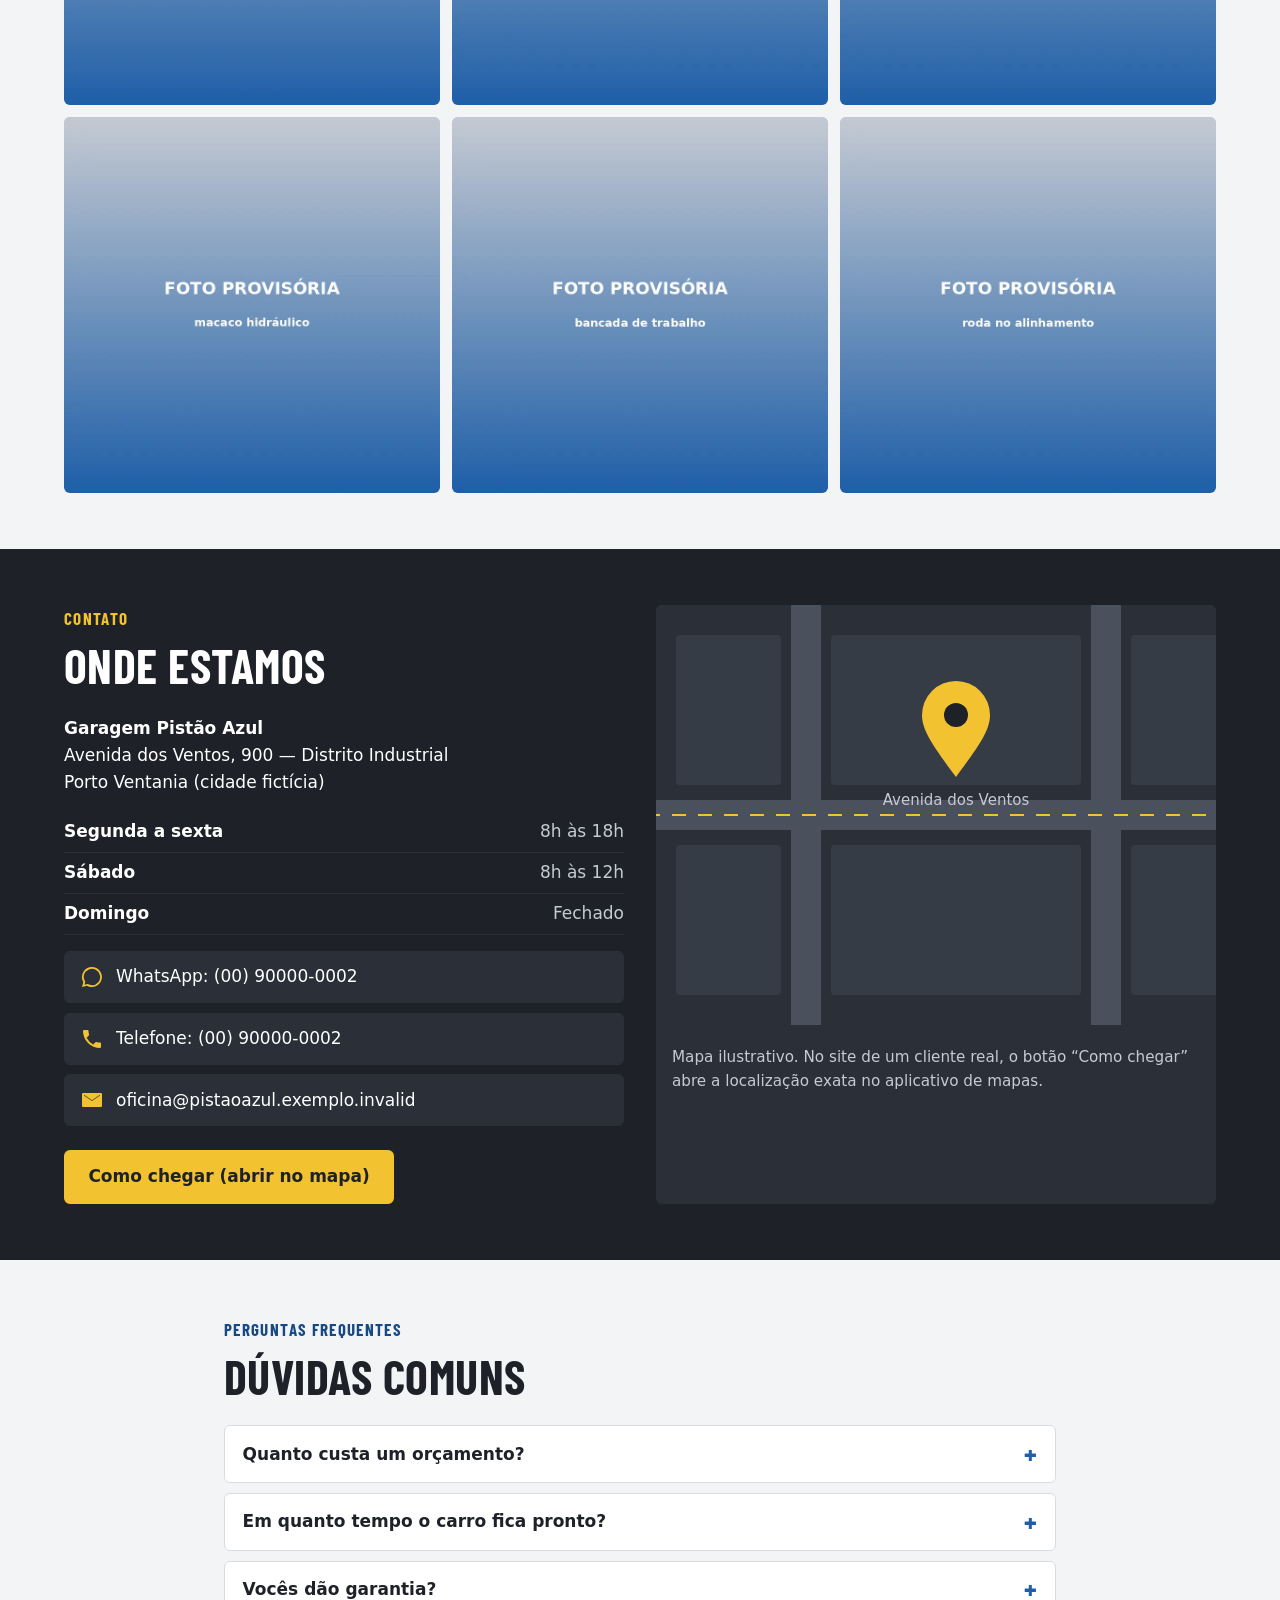
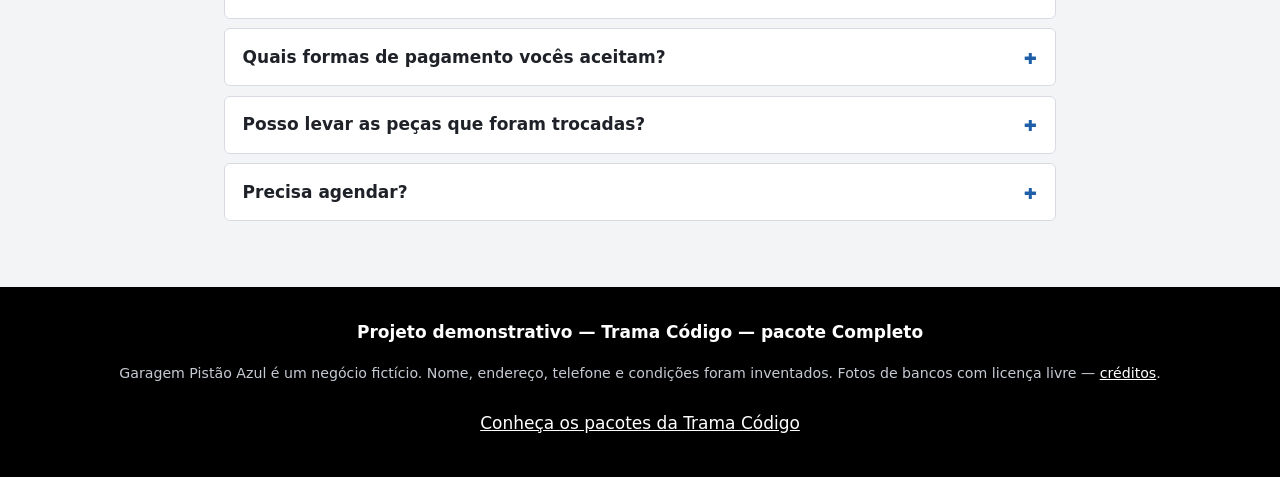
<file: oficina/index.html>
<!doctype html>
<html lang="pt-BR">
<head>
  <meta charset="utf-8">
  <meta name="viewport" content="width=device-width, initial-scale=1">
  <!-- Pacote Completo: título e descrição escritos para buscadores -->
  <title>Oficina mecânica em Porto Ventania | Revisão, freios e alinhamento — Garagem Pistão Azul</title>
  <meta name="description" content="Mecânica geral, revisão, freios, suspensão e alinhamento em Porto Ventania. Orçamento pelo WhatsApp antes de qualquer serviço e garantia de 90 dias. (Exemplo fictício.)">
  <meta name="robots" content="noindex">
  <meta name="theme-color" content="#1E2228">
  <link rel="icon" href="../assets/img/marca.svg" type="image/svg+xml">
  <link rel="preload" href="fonts/barlow-condensed-700.woff2" as="font" type="font/woff2" crossorigin>
  <link rel="stylesheet" href="estilo.css">
  <meta property="og:type" content="website">
  <meta property="og:locale" content="pt_BR">
  <meta property="og:site_name" content="Garagem Pistão Azul">
  <meta property="og:title" content="Garagem Pistão Azul — oficina mecânica em Porto Ventania (exemplo)">
  <meta property="og:description" content="Projeto demonstrativo da Trama Código, pacote Completo: oficina mecânica fictícia.">
  <meta property="og:image" content="https://tiagodtandrade-ops.github.io/trama-codigo/oficina/img/destaque.jpg">
  <!-- Dados estruturados de exemplo. Negócio fictício: a página tem noindex para não aparecer em buscas. -->
  <script type="application/ld+json">
  {
    "@context": "https://schema.org",
    "@type": "AutoRepair",
    "name": "Garagem Pistão Azul (exemplo fictício)",
    "description": "Mecânica geral, revisão, freios, suspensão e alinhamento.",
    "telephone": "+55-00-90000-0002",
    "address": {
      "@type": "PostalAddress",
      "streetAddress": "Avenida dos Ventos, 900",
      "addressLocality": "Porto Ventania",
      "addressCountry": "BR"
    },
    "openingHoursSpecification": [
      { "@type": "OpeningHoursSpecification", "dayOfWeek": ["Monday","Tuesday","Wednesday","Thursday","Friday"], "opens": "08:00", "closes": "18:00" },
      { "@type": "OpeningHoursSpecification", "dayOfWeek": "Saturday", "opens": "08:00", "closes": "12:00" }
    ],
    "priceRange": "$$"
  }
  </script>
  <script type="application/ld+json">
  {
    "@context": "https://schema.org",
    "@type": "FAQPage",
    "mainEntity": [
<!--FAQ-JSON:inicio-->
      {"@type": "Question", "name": "Quanto custa um orçamento?", "acceptedAnswer": {"@type": "Answer", "text": "O orçamento é gratuito. Você traz o carro, fazemos a avaliação e enviamos o valor por escrito pelo WhatsApp, sem compromisso."}},
      {"@type": "Question", "name": "Em quanto tempo o carro fica pronto?", "acceptedAnswer": {"@type": "Answer", "text": "Serviços simples, como troca de óleo e alinhamento, ficam prontos no mesmo dia. Reparos maiores dependem das peças; o prazo vem junto com o orçamento."}},
      {"@type": "Question", "name": "Vocês dão garantia?", "acceptedAnswer": {"@type": "Answer", "text": "Sim. Todo serviço tem garantia de 90 dias em peças e mão de obra, registrada na nota."}},
      {"@type": "Question", "name": "Quais formas de pagamento vocês aceitam?", "acceptedAnswer": {"@type": "Answer", "text": "Pix, dinheiro e cartão de débito ou crédito, pagos na oficina na hora da retirada. Parcelamos no cartão serviços acima de R$ 500."}},
      {"@type": "Question", "name": "Posso levar as peças que foram trocadas?", "acceptedAnswer": {"@type": "Answer", "text": "Pode e deve. Devolvemos todas as peças substituídas para você conferir o que foi feito."}},
      {"@type": "Question", "name": "Precisa agendar?", "acceptedAnswer": {"@type": "Answer", "text": "Para revisão e serviços maiores, sim: chame no WhatsApp e marcamos o melhor horário. Para avaliação rápida, pode vir sem agendar."}}
<!--FAQ-JSON:fim-->
    ]
  }
  </script>
</head>
<body>
  <a class="pular" href="#conteudo">Pular para o conteúdo</a>

  <aside class="faixa-demo" aria-label="Aviso de demonstração">
    <div class="envoltorio">
      <span>Projeto demonstrativo · negócio fictício</span>
      <a href="../">← Trama Código</a>
    </div>
  </aside>

  <header class="topo">
    <div class="envoltorio">
      <a class="marca" href="#inicio">
        <svg viewBox="0 0 34 34" aria-hidden="true"><rect x="9" y="3" width="16" height="15" rx="3" fill="#1F5FA8" stroke="#FFFFFF" stroke-width="2"/><path d="M9 8h16M9 12h16" stroke="#FFFFFF" stroke-width="1.6"/><rect x="15" y="18" width="4" height="9" fill="#C5CAD3"/><circle cx="17" cy="28" r="4" fill="none" stroke="#F2C230" stroke-width="2.6"/></svg>
        Pistão Azul
      </a>
      <nav aria-label="Seções">
        <ul>
          <li><a href="#inicio">Início</a></li>
          <li><a href="#servicos">Serviços</a></li>
          <li><a href="#como-trabalhamos">Como trabalhamos</a></li>
          <li><a href="#galeria">Galeria</a></li>
          <li><a href="#local">Contato</a></li>
          <li><a href="#perguntas">Dúvidas</a></li>
        </ul>
      </nav>
    </div>
  </header>

  <main id="conteudo">
    <!-- Seção 1 de 5 -->
    <section id="inicio" class="inicio escuro" aria-labelledby="t-inicio">
      <div class="foto">
        <picture>
          <source srcset="img/destaque.webp" type="image/webp">
          <img src="img/destaque.jpg" alt="Carros em manutenção dentro da oficina" width="1200" height="800" fetchpriority="high">
        </picture>
      </div>
      <div class="texto">
        <span class="rotulo">Oficina mecânica · Porto Ventania</span>
        <h1 id="t-inicio">Garagem Pistão Azul</h1>
        <p class="sub">Mecânica geral, revisão, freios e alinhamento. Você recebe o orçamento antes de qualquer serviço e leva para casa as peças trocadas.</p>
        <div class="acoes">
          <a class="botao botao--amarelo" href="https://wa.me/5500900000002" target="_blank" rel="noopener">Pedir orçamento no WhatsApp</a>
          <a class="botao botao--contorno" href="#servicos">Ver serviços</a>
        </div>
      </div>
    </section>
    <div class="listra" aria-hidden="true"></div>

    <!-- Seção 2 de 5 -->
    <section id="servicos" aria-labelledby="t-servicos">
      <div class="envoltorio">
        <span class="rotulo">Serviços</span>
        <h2 id="t-servicos">O que fazemos</h2>
        <p class="intro">Atendemos carros de passeio e utilitários leves, nacionais e importados.</p>
        <ul class="lista-servicos">
          <li>
            <svg viewBox="0 0 40 40" aria-hidden="true"><path fill="none" stroke="currentColor" stroke-width="3" stroke-linecap="round" stroke-linejoin="round" d="M8 32 24 16m3-9a6 6 0 0 0-7.6 7.6L8 26l6 6 11.4-11.4A6 6 0 0 0 33 13l-4 4-4-1-1-4 4-4Z"/></svg>
            <h3>Revisão completa</h3>
            <p>Checagem de itens de segurança, filtros, fluidos e correias, conforme o manual do carro.</p>
          </li>
          <li>
            <svg viewBox="0 0 40 40" aria-hidden="true"><circle cx="20" cy="20" r="13" fill="none" stroke="currentColor" stroke-width="3"/><circle cx="20" cy="20" r="4" fill="currentColor"/><path d="M20 7v5M20 28v5M7 20h5M28 20h5" stroke="currentColor" stroke-width="3"/></svg>
            <h3>Freios</h3>
            <p>Pastilhas, discos, fluido e regulagem do freio de mão.</p>
          </li>
          <li>
            <svg viewBox="0 0 40 40" aria-hidden="true"><path fill="none" stroke="currentColor" stroke-width="3" stroke-linecap="round" d="M20 4v6m0 20v6M14 10h12M14 30h12M16 12l8 3-8 3 8 3-8 3 8 3"/></svg>
            <h3>Suspensão</h3>
            <p>Amortecedores, molas, bandejas e buchas, com teste antes e depois.</p>
          </li>
          <li>
            <svg viewBox="0 0 40 40" aria-hidden="true"><circle cx="20" cy="20" r="15" fill="none" stroke="currentColor" stroke-width="3"/><circle cx="20" cy="20" r="6" fill="none" stroke="currentColor" stroke-width="3"/><path d="M20 5v9M20 26v9M5 20h9M26 20h9" stroke="currentColor" stroke-width="2"/></svg>
            <h3>Alinhamento e balanceamento</h3>
            <p>Para o carro parar de puxar para o lado e os pneus durarem mais.</p>
          </li>
          <li>
            <svg viewBox="0 0 40 40" aria-hidden="true"><rect x="6" y="12" width="28" height="18" rx="3" fill="none" stroke="currentColor" stroke-width="3"/><path d="M12 12V8h6v4M24 21h-8l5-6v4h5l-5 6" fill="none" stroke="currentColor" stroke-width="2.4" stroke-linejoin="round"/></svg>
            <h3>Elétrica e injeção</h3>
            <p>Diagnóstico com scanner, bateria, alternador e luz de injeção acesa.</p>
          </li>
          <li>
            <svg viewBox="0 0 40 40" aria-hidden="true"><path fill="none" stroke="currentColor" stroke-width="3" stroke-linejoin="round" d="M20 5c6 8 10 13 10 18a10 10 0 0 1-20 0c0-5 4-10 10-18Z"/></svg>
            <h3>Troca de óleo</h3>
            <p>Óleo e filtro no padrão do fabricante, com registro da próxima troca.</p>
          </li>
          <li>
            <svg viewBox="0 0 40 40" aria-hidden="true"><path fill="none" stroke="currentColor" stroke-width="3" stroke-linecap="round" d="M20 4v32M6 12l28 16M6 28l28-16M16 6l4 4 4-4M16 34l4-4 4 4"/></svg>
            <h3>Ar-condicionado</h3>
            <p>Higienização, carga de gás e verificação de vazamentos.</p>
          </li>
          <li>
            <svg viewBox="0 0 40 40" aria-hidden="true"><path fill="none" stroke="currentColor" stroke-width="3" stroke-linecap="round" stroke-linejoin="round" d="M6 26l3-9a4 4 0 0 1 4-3h14a4 4 0 0 1 4 3l3 9v6H6Zm0 0h28M11 32v3M29 32v3"/><circle cx="12" cy="27" r="1.6" fill="currentColor"/><circle cx="28" cy="27" r="1.6" fill="currentColor"/></svg>
            <h3>Check-up para viagem</h3>
            <p>Pneus, luzes, freios e fluidos conferidos antes de pegar a estrada.</p>
          </li>
        </ul>
      </div>
    </section>

    <!-- Seção 3 de 5 -->
    <section id="como-trabalhamos" class="escuro" aria-labelledby="t-como">
      <div class="envoltorio">
        <span class="rotulo">Como trabalhamos</span>
        <h2 id="t-como">Sem surpresa na hora de pagar</h2>
        <p class="intro">Do diagnóstico à entrega, você acompanha cada passo pelo WhatsApp.</p>
        <ol class="passos">
          <li><h3>Avaliação</h3><p>Você traz o carro e conta o que está acontecendo. Fazemos o diagnóstico na hora ou no mesmo dia.</p></li>
          <li><h3>Orçamento</h3><p>Enviamos o orçamento por escrito, com peças e mão de obra separadas, e fotos do que precisa ser trocado.</p></li>
          <li><h3>Aprovação</h3><p>Só começamos depois do seu “pode fazer”. Se aparecer algo novo, avisamos antes.</p></li>
          <li><h3>Entrega</h3><p>Devolvemos o carro com as peças trocadas, a nota do serviço e a garantia.</p></li>
        </ol>
        <p class="garantia">Garantia de 90 dias em peças e mão de obra.</p>
      </div>
    </section>

    <!-- Seção 4 de 5 -->
    <section id="galeria" aria-labelledby="t-galeria">
      <div class="envoltorio">
        <span class="rotulo">Galeria</span>
        <h2 id="t-galeria">Por dentro da oficina</h2>
        <ul class="grade">
<!--GALERIA:inicio-->
          <li><picture><source srcset="img/galeria-01.webp" type="image/webp"><img src="img/galeria-01.jpg" alt="Carro suspenso no elevador da oficina" width="1200" height="800" loading="lazy" decoding="async"></picture></li>
          <li><picture><source srcset="img/galeria-02.webp" type="image/webp"><img src="img/galeria-02.jpg" alt="Ferramentas organizadas no painel da parede" width="800" height="800" loading="lazy" decoding="async"></picture></li>
          <li><picture><source srcset="img/galeria-03.webp" type="image/webp"><img src="img/galeria-03.jpg" alt="Motor de carro com o capô aberto" width="800" height="800" loading="lazy" decoding="async"></picture></li>
          <li><picture><source srcset="img/galeria-04.webp" type="image/webp"><img src="img/galeria-04.jpg" alt="Disco de freio e pinça" width="800" height="800" loading="lazy" decoding="async"></picture></li>
          <li><picture><source srcset="img/galeria-05.webp" type="image/webp"><img src="img/galeria-05.jpg" alt="Roda e pneu prontos para montagem" width="800" height="800" loading="lazy" decoding="async"></picture></li>
          <li><picture><source srcset="img/galeria-06.webp" type="image/webp"><img src="img/galeria-06.jpg" alt="Jogo de chaves e soquetes" width="800" height="800" loading="lazy" decoding="async"></picture></li>
          <li><picture><source srcset="img/galeria-07.webp" type="image/webp"><img src="img/galeria-07.jpg" alt="Compartimento do motor com o capô aberto" width="800" height="800" loading="lazy" decoding="async"></picture></li>
          <li><picture><source srcset="img/galeria-08.webp" type="image/webp"><img src="img/galeria-08.jpg" alt="Amortecedor e mola de suspensão" width="800" height="800" loading="lazy" decoding="async"></picture></li>
          <li><picture><source srcset="img/galeria-09.webp" type="image/webp"><img src="img/galeria-09.jpg" alt="Caixa com chaves e ferramentas" width="800" height="800" loading="lazy" decoding="async"></picture></li>
          <li><picture><source srcset="img/galeria-10.webp" type="image/webp"><img src="img/galeria-10.jpg" alt="Bancada de trabalho com ferramentas" width="800" height="800" loading="lazy" decoding="async"></picture></li>
          <li><picture><source srcset="img/galeria-11.webp" type="image/webp"><img src="img/galeria-11.jpg" alt="Roda de carro em close" width="800" height="800" loading="lazy" decoding="async"></picture></li>
<!--GALERIA:fim-->
        </ul>
      </div>
    </section>

    <!-- Seção 5 de 5 -->
    <section id="local" class="local escuro" aria-labelledby="t-local">
      <div class="envoltorio">
        <div>
          <span class="rotulo">Contato</span>
          <h2 id="t-local">Onde estamos</h2>
          <address>
            <strong>Garagem Pistão Azul</strong><br>
            Avenida dos Ventos, 900 — Distrito Industrial<br>
            Porto Ventania (cidade fictícia)
          </address>
          <dl class="horario">
            <div><dt>Segunda a sexta</dt><dd>8h às 18h</dd></div>
            <div><dt>Sábado</dt><dd>8h às 12h</dd></div>
            <div><dt>Domingo</dt><dd>Fechado</dd></div>
          </dl>
          <ul class="canais">
            <li><a href="https://wa.me/5500900000002" target="_blank" rel="noopener"><svg viewBox="0 0 24 24" aria-hidden="true"><path fill="currentColor" d="M12 2a10 10 0 0 0-8.6 15.1L2 22l5-1.3A10 10 0 1 0 12 2Zm0 18.2a8.2 8.2 0 0 1-4.2-1.1l-.3-.2-3 .8.8-2.9-.2-.3A8.2 8.2 0 1 1 12 20.2Z"/></svg><span>WhatsApp: (00) 90000-0002</span></a></li>
            <li><a href="tel:+5500900000002"><svg viewBox="0 0 24 24" aria-hidden="true"><path fill="currentColor" d="M6.6 10.8a15.1 15.1 0 0 0 6.6 6.6l2.2-2.2a1 1 0 0 1 1-.25 11.4 11.4 0 0 0 3.6.57 1 1 0 0 1 1 1V20a1 1 0 0 1-1 1A17 17 0 0 1 3 4a1 1 0 0 1 1-1h3.5a1 1 0 0 1 1 1c0 1.25.2 2.45.57 3.57a1 1 0 0 1-.25 1l-2.2 2.23Z"/></svg><span>Telefone:&nbsp;(00)&nbsp;90000&#8209;0002</span></a></li>
            <li><a href="mailto:oficina@pistaoazul.exemplo.invalid"><svg viewBox="0 0 24 24" aria-hidden="true"><path fill="currentColor" d="M3 5h18a1 1 0 0 1 1 1v12a1 1 0 0 1-1 1H3a1 1 0 0 1-1-1V6a1 1 0 0 1 1-1Zm9 7.2L4.4 7H4v.6l8 5.5 8-5.5V7h-.4L12 12.2Z"/></svg><span>oficina@pistaoazul.exemplo.invalid</span></a></li>
          </ul>
          <a class="botao botao--amarelo" href="https://www.google.com/maps/search/?api=1&amp;query=Porto%20Ventania%20cidade%20fict%C3%ADcia" target="_blank" rel="noopener">Como chegar (abrir no mapa)</a>
        </div>
        <figure class="mapa">
          <svg viewBox="0 0 600 420" role="img" aria-labelledby="mapa-t" width="600" height="420">
            <title id="mapa-t">Mapa ilustrado do Distrito Industrial de Porto Ventania com a oficina marcada na Avenida dos Ventos</title>
            <rect width="600" height="420" fill="#2B3038"/>
            <g stroke="#4A515C" stroke-width="30"><path d="M-10 210h620"/><path d="M150 -10v440"/><path d="M450 -10v440"/></g>
            <g stroke="#F2C230" stroke-width="2" stroke-dasharray="14 12"><path d="M-10 210h620"/></g>
            <g fill="#363C46"><rect x="20" y="30" width="105" height="150" rx="4"/><rect x="175" y="30" width="250" height="150" rx="4"/><rect x="475" y="30" width="105" height="150" rx="4"/><rect x="20" y="240" width="105" height="150" rx="4"/><rect x="175" y="240" width="250" height="150" rx="4"/><rect x="475" y="240" width="105" height="150" rx="4"/></g>
            <text x="300" y="200" font-family="system-ui, sans-serif" font-size="15" fill="#C5CAD3" text-anchor="middle">Avenida dos Ventos</text>
            <path d="M300 172c-22-30-34-46-34-62a34 34 0 0 1 68 0c0 16-12 32-34 62Z" fill="#F2C230"/>
            <circle cx="300" cy="110" r="12" fill="#1E2228"/>
          </svg>
          <figcaption>Mapa ilustrativo. No site de um cliente real, o botão “Como chegar” abre a localização exata no aplicativo de mapas.</figcaption>
        </figure>
      </div>
    </section>

    <!-- Extra do pacote Completo: perguntas frequentes (não conta nas 5 seções) -->
    <section id="perguntas" class="faq" aria-labelledby="t-faq">
      <div class="envoltorio">
        <span class="rotulo">Perguntas frequentes</span>
        <h2 id="t-faq">Dúvidas comuns</h2>
<!--FAQ-HTML:inicio-->
        <details>
          <summary>Quanto custa um orçamento?</summary>
          <p>O orçamento é gratuito. Você traz o carro, fazemos a avaliação e enviamos o valor por escrito pelo WhatsApp, sem compromisso.</p>
        </details>
        <details>
          <summary>Em quanto tempo o carro fica pronto?</summary>
          <p>Serviços simples, como troca de óleo e alinhamento, ficam prontos no mesmo dia. Reparos maiores dependem das peças; o prazo vem junto com o orçamento.</p>
        </details>
        <details>
          <summary>Vocês dão garantia?</summary>
          <p>Sim. Todo serviço tem garantia de 90 dias em peças e mão de obra, registrada na nota.</p>
        </details>
        <details>
          <summary>Quais formas de pagamento vocês aceitam?</summary>
          <p>Pix, dinheiro e cartão de débito ou crédito, pagos na oficina na hora da retirada. Parcelamos no cartão serviços acima de R$ 500.</p>
        </details>
        <details>
          <summary>Posso levar as peças que foram trocadas?</summary>
          <p>Pode e deve. Devolvemos todas as peças substituídas para você conferir o que foi feito.</p>
        </details>
        <details>
          <summary>Precisa agendar?</summary>
          <p>Para revisão e serviços maiores, sim: chame no WhatsApp e marcamos o melhor horário. Para avaliação rápida, pode vir sem agendar.</p>
        </details>
<!--FAQ-HTML:fim-->
      </div>
    </section>
  </main>

  <footer class="rodape">
    <div class="envoltorio">
      <p class="demo">Projeto demonstrativo — Trama Código — pacote Completo</p>
      <p><small>Garagem Pistão Azul é um negócio fictício. Nome, endereço, telefone e condições foram inventados. Fotos de bancos com licença livre — <a href="https://github.com/tiagodtandrade-ops/trama-codigo/blob/main/CREDITOS.md">créditos</a>.</small></p>
      <a href="../#pacotes">Conheça os pacotes da Trama Código</a>
    </div>
  </footer>
</body>
</html>
</file>
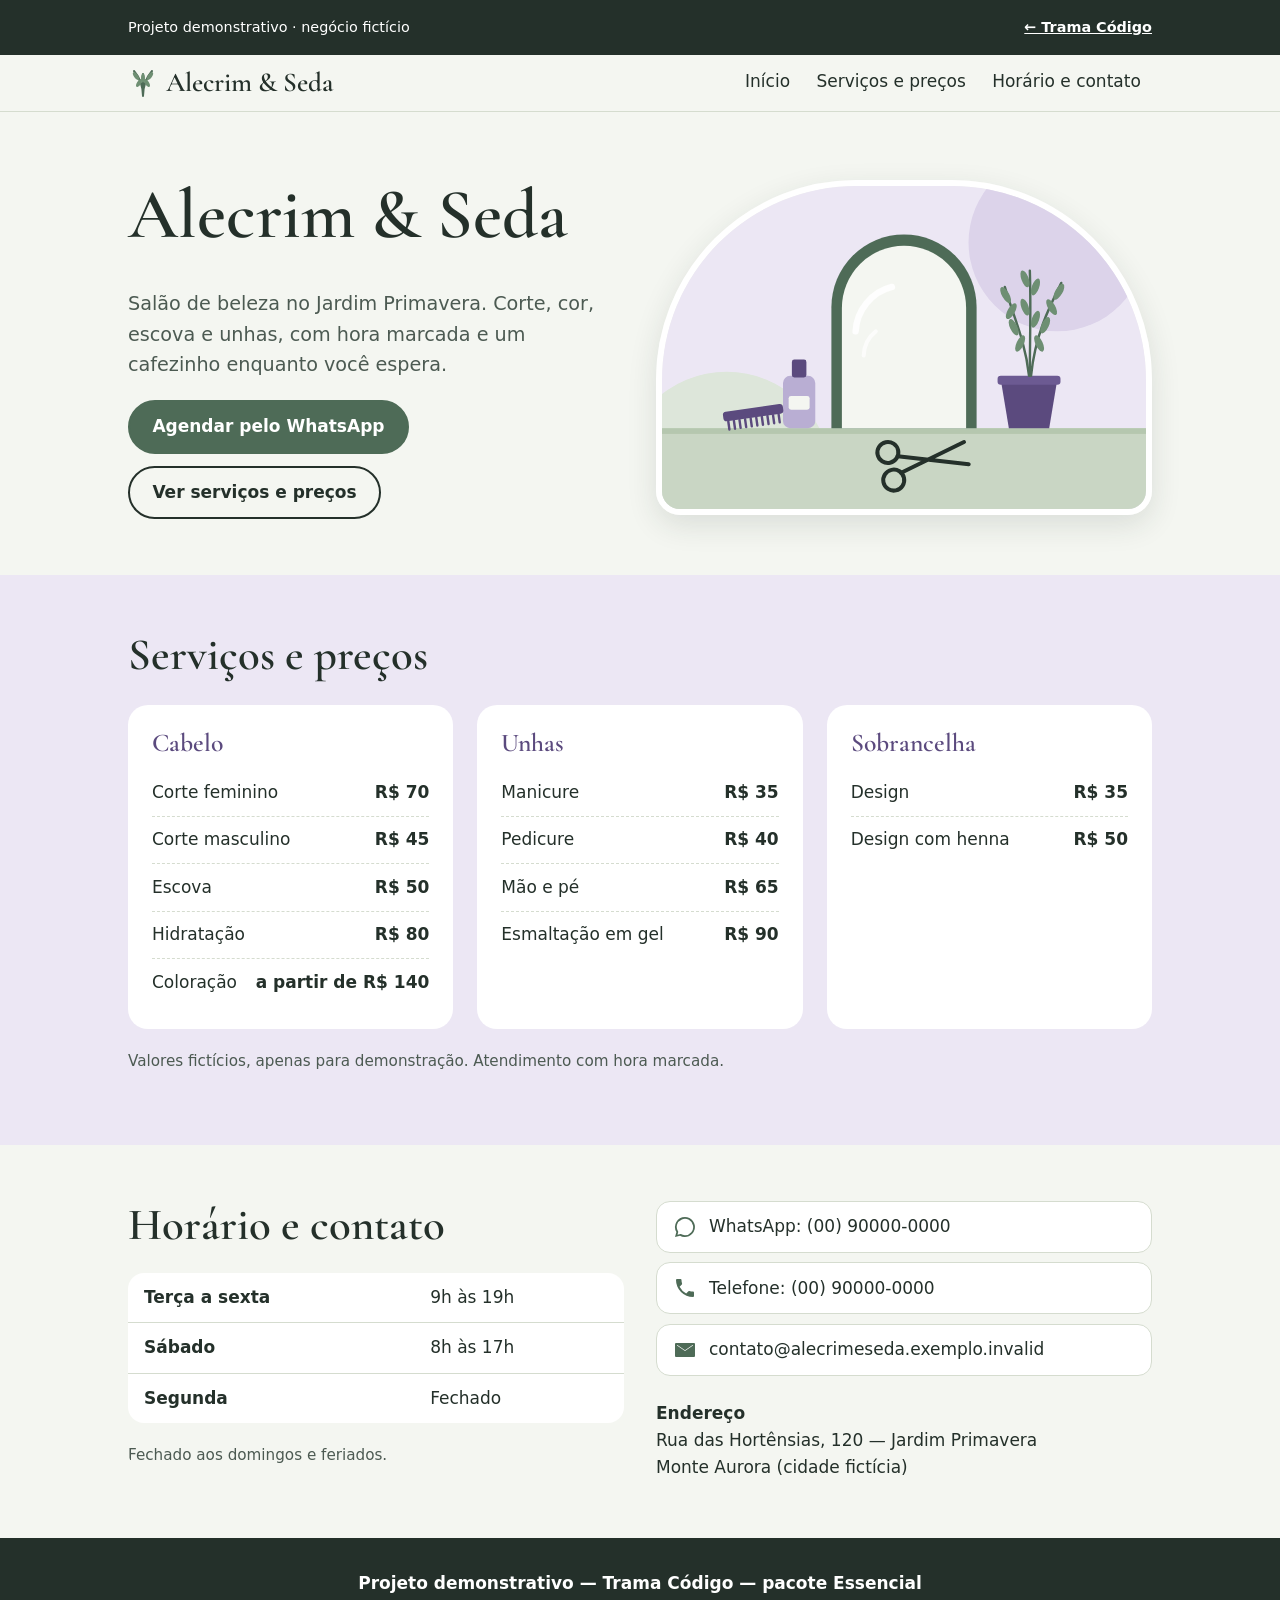
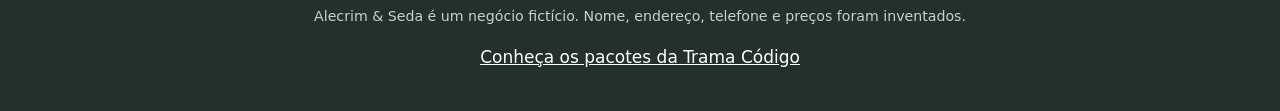
<file: salao/index.html>
<!doctype html>
<html lang="pt-BR">
<head>
  <meta charset="utf-8">
  <meta name="viewport" content="width=device-width, initial-scale=1">
  <title>Alecrim &amp; Seda — Salão de beleza em Monte Aurora (exemplo)</title>
  <meta name="description" content="Exemplo do pacote Essencial da Trama Código: site de um salão de beleza fictício, com serviços, preços, horário e contato.">
  <meta name="robots" content="noindex">
  <meta name="theme-color" content="#F4F6F1">
  <link rel="icon" href="../assets/img/marca.svg" type="image/svg+xml">
  <link rel="preload" href="fonts/cormorant-600.woff2" as="font" type="font/woff2" crossorigin>
  <link rel="stylesheet" href="estilo.css">
  <meta property="og:type" content="website">
  <meta property="og:locale" content="pt_BR">
  <meta property="og:title" content="Alecrim &amp; Seda — exemplo do pacote Essencial">
  <meta property="og:description" content="Projeto demonstrativo da Trama Código: salão de beleza fictício.">
  <meta property="og:image" content="https://tiagodtandrade-ops.github.io/trama-codigo/salao/img/og.png">
</head>
<body>
  <a class="pular" href="#conteudo">Pular para o conteúdo</a>

  <aside class="faixa-demo" aria-label="Aviso de demonstração">
    <div class="envoltorio">
      <span>Projeto demonstrativo · negócio fictício</span>
      <a href="../">← Trama Código</a>
    </div>
  </aside>

  <header class="topo">
    <div class="envoltorio">
      <a class="marca" href="#inicio">
        <svg viewBox="0 0 30 30" aria-hidden="true"><path d="M15 28C15 18 12 10 6 3M15 28c0-10 3-18 9-25M15 28V6" fill="none" stroke="#4E6B57" stroke-width="2" stroke-linecap="round"/><g fill="#6E8F73"><ellipse cx="8" cy="8" rx="2" ry="4.5" transform="rotate(-35 8 8)"/><ellipse cx="11" cy="15" rx="2" ry="4.5" transform="rotate(30 11 15)"/><ellipse cx="22" cy="8" rx="2" ry="4.5" transform="rotate(35 22 8)"/><ellipse cx="19" cy="15" rx="2" ry="4.5" transform="rotate(-30 19 15)"/><ellipse cx="15" cy="10" rx="2" ry="4.5"/></g></svg>
        Alecrim &amp; Seda
      </a>
      <nav aria-label="Seções">
        <ul>
          <li><a href="#inicio">Início</a></li>
          <li><a href="#servicos">Serviços e preços</a></li>
          <li><a href="#contato">Horário e contato</a></li>
        </ul>
      </nav>
    </div>
  </header>

  <main id="conteudo">
    <!-- Seção 1 de 3 -->
    <section id="inicio" class="inicio" aria-labelledby="t-inicio">
      <div class="envoltorio">
        <div>
          <h1 id="t-inicio">Alecrim &amp; Seda</h1>
          <p class="sub">Salão de beleza no Jardim Primavera. Corte, cor, escova e unhas, com hora marcada e um cafezinho enquanto você espera.</p>
          <div class="acoes">
            <a class="botao" href="https://wa.me/5500900000000" target="_blank" rel="noopener">Agendar pelo WhatsApp</a>
            <a class="botao botao--claro" href="#servicos">Ver serviços e preços</a>
          </div>
        </div>
        <div class="arte">
          <img src="img/destaque.svg" alt="Ilustração de um espelho em arco, tesoura, pente e um vaso de alecrim" width="1200" height="800">
        </div>
      </div>
    </section>

    <!-- Seção 2 de 3 -->
    <section id="servicos" class="servicos" aria-labelledby="t-servicos">
      <div class="envoltorio">
        <h2 id="t-servicos">Serviços e preços</h2>
        <div class="grupos">
          <div class="grupo">
            <h3>Cabelo</h3>
            <dl>
              <div class="item"><dt>Corte feminino</dt><dd>R$ 70</dd></div>
              <div class="item"><dt>Corte masculino</dt><dd>R$ 45</dd></div>
              <div class="item"><dt>Escova</dt><dd>R$ 50</dd></div>
              <div class="item"><dt>Hidratação</dt><dd>R$ 80</dd></div>
              <div class="item"><dt>Coloração</dt><dd>a partir de R$ 140</dd></div>
            </dl>
          </div>
          <div class="grupo">
            <h3>Unhas</h3>
            <dl>
              <div class="item"><dt>Manicure</dt><dd>R$ 35</dd></div>
              <div class="item"><dt>Pedicure</dt><dd>R$ 40</dd></div>
              <div class="item"><dt>Mão e pé</dt><dd>R$ 65</dd></div>
              <div class="item"><dt>Esmaltação em gel</dt><dd>R$ 90</dd></div>
            </dl>
          </div>
          <div class="grupo">
            <h3>Sobrancelha</h3>
            <dl>
              <div class="item"><dt>Design</dt><dd>R$ 35</dd></div>
              <div class="item"><dt>Design com henna</dt><dd>R$ 50</dd></div>
            </dl>
          </div>
        </div>
        <p class="obs">Valores fictícios, apenas para demonstração. Atendimento com hora marcada.</p>
      </div>
    </section>

    <!-- Seção 3 de 3 -->
    <section id="contato" class="contato" aria-labelledby="t-contato">
      <div class="envoltorio">
        <div>
          <h2 id="t-contato">Horário e contato</h2>
          <table class="horarios">
            <caption class="obs legenda">Fechado aos domingos e feriados.</caption>
            <tbody>
              <tr><th scope="row">Terça a sexta</th><td>9h às 19h</td></tr>
              <tr><th scope="row">Sábado</th><td>8h às 17h</td></tr>
              <tr><th scope="row">Segunda</th><td>Fechado</td></tr>
            </tbody>
          </table>
        </div>
        <div>
          <ul class="canais">
            <li><a href="https://wa.me/5500900000000" target="_blank" rel="noopener"><svg viewBox="0 0 24 24" aria-hidden="true"><path fill="currentColor" d="M12 2a10 10 0 0 0-8.6 15.1L2 22l5-1.3A10 10 0 1 0 12 2Zm0 18.2a8.2 8.2 0 0 1-4.2-1.1l-.3-.2-3 .8.8-2.9-.2-.3A8.2 8.2 0 1 1 12 20.2Z"/></svg><span>WhatsApp: (00) 90000-0000</span></a></li>
            <li><a href="tel:+5500900000000"><svg viewBox="0 0 24 24" aria-hidden="true"><path fill="currentColor" d="M6.6 10.8a15.1 15.1 0 0 0 6.6 6.6l2.2-2.2a1 1 0 0 1 1-.25 11.4 11.4 0 0 0 3.6.57 1 1 0 0 1 1 1V20a1 1 0 0 1-1 1A17 17 0 0 1 3 4a1 1 0 0 1 1-1h3.5a1 1 0 0 1 1 1c0 1.25.2 2.45.57 3.57a1 1 0 0 1-.25 1l-2.2 2.23Z"/></svg><span>Telefone:&nbsp;(00)&nbsp;90000&#8209;0000</span></a></li>
            <li><a href="mailto:contato@alecrimeseda.exemplo.invalid"><svg viewBox="0 0 24 24" aria-hidden="true"><path fill="currentColor" d="M3 5h18a1 1 0 0 1 1 1v12a1 1 0 0 1-1 1H3a1 1 0 0 1-1-1V6a1 1 0 0 1 1-1Zm9 7.2L4.4 7H4v.6l8 5.5 8-5.5V7h-.4L12 12.2Z"/></svg><span>contato@alecrimeseda.exemplo.invalid</span></a></li>
          </ul>
          <address>
            <strong>Endereço</strong><br>
            Rua das Hortênsias, 120 — Jardim Primavera<br>
            Monte Aurora (cidade fictícia)
          </address>
        </div>
      </div>
    </section>
  </main>

  <footer class="rodape">
    <div class="envoltorio">
      <p class="demo">Projeto demonstrativo — Trama Código — pacote Essencial</p>
      <p><small>Alecrim &amp; Seda é um negócio fictício. Nome, endereço, telefone e preços foram inventados.</small></p>
      <a href="../#pacotes">Conheça os pacotes da Trama Código</a>
    </div>
  </footer>
</body>
</html>
</file>
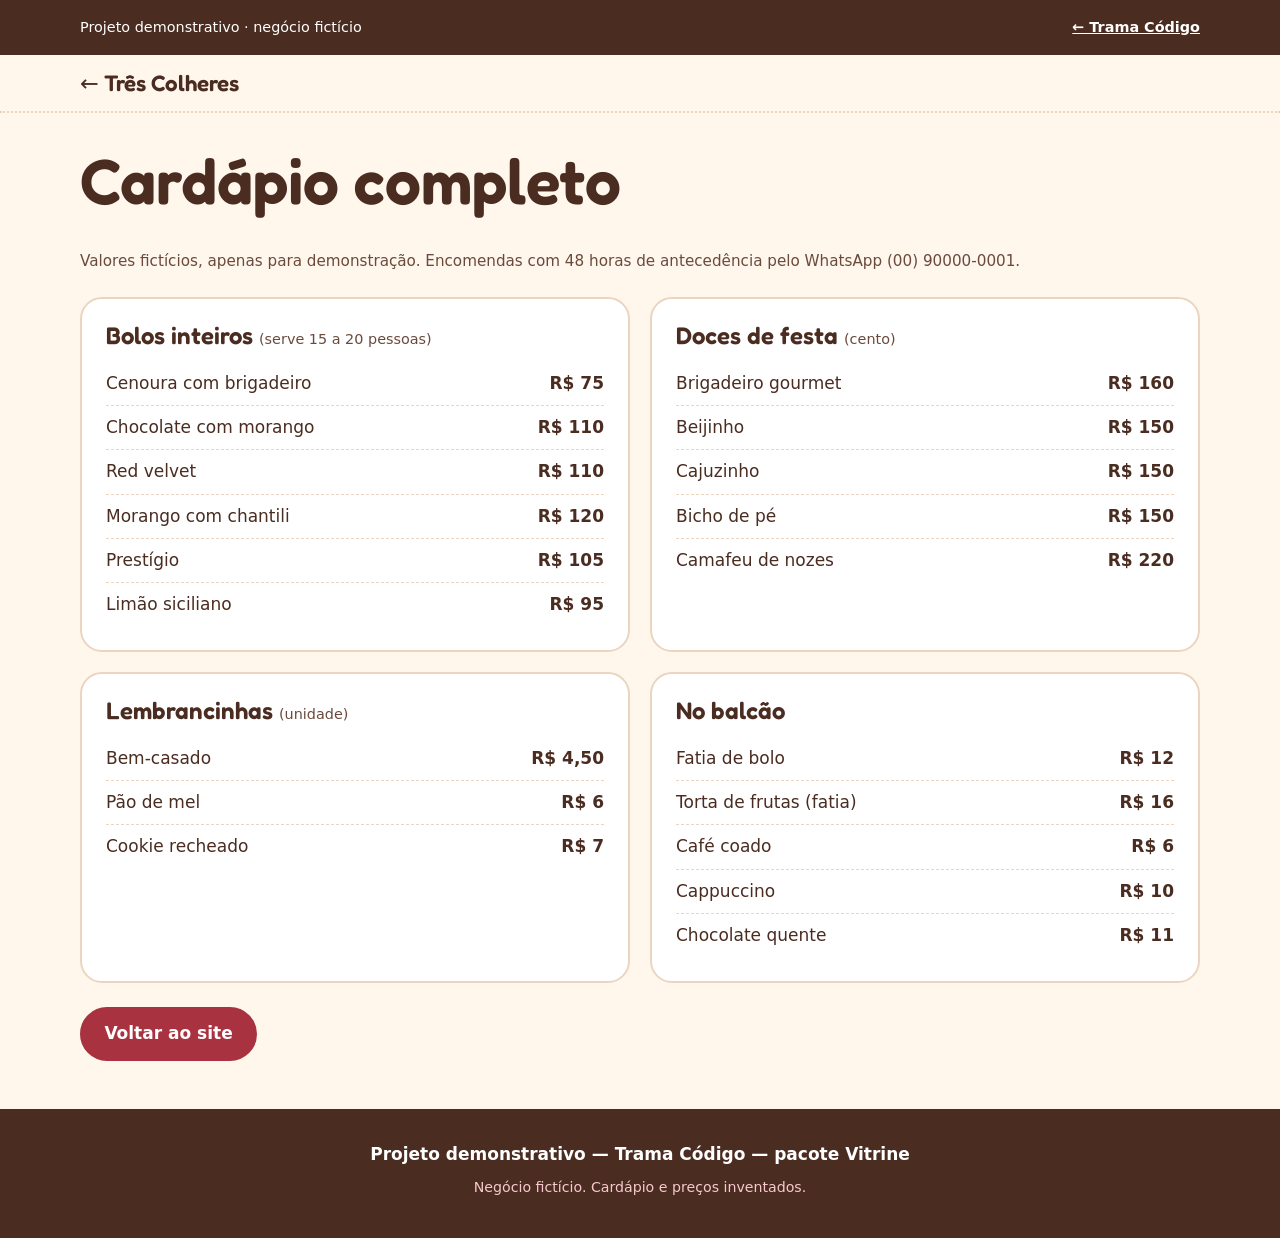
<file: doceria/cardapio.html>
<!doctype html>
<html lang="pt-BR">
<head>
  <meta charset="utf-8">
  <meta name="viewport" content="width=device-width, initial-scale=1">
  <title>Cardápio completo — Três Colheres Confeitaria (exemplo)</title>
  <meta name="description" content="Cardápio completo da Três Colheres Confeitaria, negócio fictício do portfólio da Trama Código.">
  <meta name="robots" content="noindex">
  <meta name="theme-color" content="#FFF6EC">
  <link rel="icon" href="../assets/img/marca.svg" type="image/svg+xml">
  <link rel="stylesheet" href="estilo.css">
</head>
<body>
  <a class="pular" href="#conteudo">Pular para o conteúdo</a>
  <aside class="faixa-demo" aria-label="Aviso de demonstração">
    <div class="envoltorio">
      <span>Projeto demonstrativo · negócio fictício</span>
      <a href="../">← Trama Código</a>
    </div>
  </aside>
  <header class="topo">
    <div class="envoltorio">
      <a class="marca" href="./">← Três Colheres</a>
    </div>
  </header>

  <main id="conteudo" class="cardapio-completo">
    <div class="envoltorio">
      <h1>Cardápio completo</h1>
      <p class="nota">Valores fictícios, apenas para demonstração. Encomendas com 48 horas de antecedência pelo WhatsApp (00) 90000-0001.</p>
      <div class="categorias">
        <section class="categoria" aria-labelledby="c1">
          <h2 id="c1">Bolos inteiros <small>(serve 15 a 20 pessoas)</small></h2>
          <ul>
            <li><span>Cenoura com brigadeiro</span><span>R$ 75</span></li>
            <li><span>Chocolate com morango</span><span>R$ 110</span></li>
            <li><span>Red velvet</span><span>R$ 110</span></li>
            <li><span>Morango com chantili</span><span>R$ 120</span></li>
            <li><span>Prestígio</span><span>R$ 105</span></li>
            <li><span>Limão siciliano</span><span>R$ 95</span></li>
          </ul>
        </section>
        <section class="categoria" aria-labelledby="c2">
          <h2 id="c2">Doces de festa <small>(cento)</small></h2>
          <ul>
            <li><span>Brigadeiro gourmet</span><span>R$ 160</span></li>
            <li><span>Beijinho</span><span>R$ 150</span></li>
            <li><span>Cajuzinho</span><span>R$ 150</span></li>
            <li><span>Bicho de pé</span><span>R$ 150</span></li>
            <li><span>Camafeu de nozes</span><span>R$ 220</span></li>
          </ul>
        </section>
        <section class="categoria" aria-labelledby="c3">
          <h2 id="c3">Lembrancinhas <small>(unidade)</small></h2>
          <ul>
            <li><span>Bem-casado</span><span>R$ 4,50</span></li>
            <li><span>Pão de mel</span><span>R$ 6</span></li>
            <li><span>Cookie recheado</span><span>R$ 7</span></li>
          </ul>
        </section>
        <section class="categoria" aria-labelledby="c4">
          <h2 id="c4">No balcão</h2>
          <ul>
            <li><span>Fatia de bolo</span><span>R$ 12</span></li>
            <li><span>Torta de frutas (fatia)</span><span>R$ 16</span></li>
            <li><span>Café coado</span><span>R$ 6</span></li>
            <li><span>Cappuccino</span><span>R$ 10</span></li>
            <li><span>Chocolate quente</span><span>R$ 11</span></li>
          </ul>
        </section>
      </div>
      <a class="botao" href="./#cardapio">Voltar ao site</a>
    </div>
  </main>

  <footer class="rodape">
    <div class="envoltorio">
      <p class="demo">Projeto demonstrativo — Trama Código — pacote Vitrine</p>
      <p><small>Negócio fictício. Cardápio e preços inventados.</small></p>
    </div>
  </footer>
</body>
</html>
</file>
<file: assets/css/trama.css>
/* Trama Código — estilos da página principal
   Paleta: creme #F6F1E7 · tinta #1F2A44 · terracota #B04A33 · musgo #3F6B5A · areia #D9CDB8 */

@font-face {
  font-family: "Fraunces";
  src: url("../fonts/fraunces-600.woff2") format("woff2");
  font-weight: 600;
  font-style: normal;
  font-display: swap;
}

:root {
  --creme: #F6F1E7;
  --creme-2: #EFE7D8;
  --tinta: #1F2A44;
  --tinta-suave: #5A6275;
  --terracota: #B04A33;
  --terracota-escura: #8E3A27;
  --musgo: #3F6B5A;
  --areia: #D9CDB8;
  --branco: #FFFFFF;
  --titulo: "Fraunces", Georgia, "Times New Roman", serif;
  --texto: system-ui, -apple-system, "Segoe UI", Roboto, "Helvetica Neue", Arial, sans-serif;
  --raio: 14px;
  --largura: 72rem;
}

*, *::before, *::after { box-sizing: border-box; }

html { scroll-behavior: smooth; -webkit-text-size-adjust: 100%; }
@media (prefers-reduced-motion: reduce) { html { scroll-behavior: auto; } }

body {
  margin: 0;
  background: var(--creme);
  color: var(--tinta);
  font-family: var(--texto);
  font-size: 1.0625rem;
  line-height: 1.6;
}

img, svg { max-width: 100%; height: auto; display: block; }

h1, h2, h3 {
  font-family: var(--titulo);
  font-weight: 600;
  line-height: 1.15;
  margin: 0 0 .5em;
  letter-spacing: -0.01em;
}
h1 { font-size: clamp(2.1rem, 6vw, 3.6rem); }
h2 { font-size: clamp(1.7rem, 4vw, 2.4rem); }
h3 { font-size: 1.3rem; }
p { margin: 0 0 1em; }

a { color: var(--terracota-escura); text-underline-offset: .18em; }
a:hover { color: var(--tinta); }

:focus-visible {
  outline: 3px solid var(--tinta);
  outline-offset: 3px;
  border-radius: 4px;
}

.pular {
  position: absolute; left: 1rem; top: -4rem;
  background: var(--tinta); color: var(--creme);
  padding: .75rem 1rem; border-radius: 8px; z-index: 100;
}
.pular:focus { top: 1rem; color: var(--creme); }

.envoltorio { width: min(100% - 2rem, var(--largura)); margin-inline: auto; }

/* ---------- Cabeçalho ---------- */
.topo {
  position: sticky; top: 0; z-index: 50;
  background: rgba(246, 241, 231, .94);
  backdrop-filter: blur(6px);
  border-bottom: 1px solid var(--areia);
}
.topo .envoltorio {
  display: flex; align-items: center; justify-content: space-between;
  gap: 1rem; min-height: 4rem;
}
.marca {
  display: inline-flex; align-items: center; gap: .6rem;
  color: var(--tinta); text-decoration: none;
  font-family: var(--titulo); font-weight: 600; font-size: 1.25rem;
  min-height: 44px;
}
.marca svg { width: 34px; height: 34px; }
.menu { display: none; }
.menu ul { display: flex; gap: .25rem; list-style: none; margin: 0; padding: 0; }
.menu a {
  display: inline-flex; align-items: center; min-height: 44px;
  padding: 0 .75rem; color: var(--tinta); text-decoration: none; border-radius: 8px;
}
.menu a:hover { background: var(--creme-2); }
@media (min-width: 52rem) { .menu { display: block; } }

/* ---------- Botões ---------- */
.botao {
  display: inline-flex; align-items: center; justify-content: center; gap: .5rem;
  min-height: 48px; padding: .7rem 1.3rem;
  border-radius: 999px; border: 2px solid var(--terracota);
  background: var(--terracota); color: var(--branco);
  font-weight: 600; text-decoration: none; line-height: 1.2;
}
.botao:hover { background: var(--terracota-escura); border-color: var(--terracota-escura); color: var(--branco); }
.botao--contorno { background: transparent; color: var(--tinta); border-color: var(--tinta); }
.botao--contorno:hover { background: var(--tinta); color: var(--creme); border-color: var(--tinta); }
.botao--pequeno { min-height: 44px; padding: .5rem 1rem; font-size: .95rem; }
.botao svg { width: 20px; height: 20px; flex: none; }

/* ---------- Fio (divisor) ---------- */
.fio { color: var(--terracota); margin: 0 auto; width: min(100% - 2rem, var(--largura)); }
.fio svg { width: 100%; height: 28px; }

/* ---------- Seções ---------- */
section { padding: 4rem 0; scroll-margin-top: 4.5rem; }
.rotulo {
  display: inline-block; font-size: .85rem; font-weight: 700;
  letter-spacing: .08em; text-transform: uppercase; color: var(--musgo);
  margin-bottom: .75rem;
}
.intro { max-width: 40rem; color: var(--tinta-suave); font-size: 1.1rem; }

/* Abertura */
.abertura { padding: 3rem 0 3.5rem; }
.abertura .envoltorio { display: grid; gap: 2.5rem; align-items: center; }
.abertura p.chamada { font-size: 1.2rem; color: var(--tinta-suave); max-width: 34rem; }
.abertura .acoes { display: flex; flex-wrap: wrap; gap: .75rem; margin-top: 1.5rem; }
.abertura .ilustra { max-width: 30rem; margin-inline: auto; }
@media (min-width: 52rem) {
  .abertura { padding: 5rem 0; }
  .abertura .envoltorio { grid-template-columns: 1.15fr 1fr; }
}

/* Quem somos */
.quem .envoltorio { display: grid; gap: 2rem; }
.quem ul { padding-left: 1.2rem; margin: 0; }
.quem li { margin-bottom: .5rem; }
.quadro {
  background: var(--branco); border: 1px solid var(--areia);
  border-radius: var(--raio); padding: 1.5rem;
}
@media (min-width: 52rem) { .quem .envoltorio { grid-template-columns: 1.2fr 1fr; align-items: start; } }

/* Pacotes */
.pacotes { background: var(--creme-2); }
.cartoes { display: grid; gap: 1.25rem; margin-top: 2rem; }
@media (min-width: 52rem) { .cartoes { grid-template-columns: repeat(3, 1fr); } }
.pacote {
  position: relative; display: flex; flex-direction: column;
  background: var(--branco); border: 1px solid var(--areia);
  border-radius: var(--raio); padding: 1.75rem 1.5rem;
}
.pacote--destaque { border: 2px solid var(--terracota); }
.selo {
  position: absolute; top: -0.8rem; left: 1.5rem;
  background: var(--terracota); color: var(--branco);
  font-size: .8rem; font-weight: 700; padding: .2rem .7rem; border-radius: 999px;
}
.pacote .preco { font-family: var(--titulo); font-size: 2rem; margin: .25rem 0 1rem; }
.pacote .preco small { font-family: var(--texto); font-size: .95rem; color: var(--tinta-suave); }
.pacote ul { list-style: none; padding: 0; margin: 0 0 1.5rem; flex: 1; }
.pacote li { position: relative; padding-left: 1.7rem; margin-bottom: .55rem; }
.pacote li::before {
  content: ""; position: absolute; left: 0; top: .45em;
  width: 1rem; height: .55rem;
  border-left: 3px solid var(--musgo); border-bottom: 3px solid var(--musgo);
  transform: rotate(-45deg);
}
.pacote .ver { font-weight: 600; display: inline-flex; align-items: center; min-height: 44px; }
.nao-incluso {
  margin-top: 2rem; padding: 1.25rem 1.5rem;
  border: 2px dashed var(--areia); border-radius: var(--raio); background: var(--creme);
}
.nao-incluso h3 { font-size: 1.1rem; margin-bottom: .4rem; }
.nao-incluso p { margin: 0; color: var(--tinta-suave); }
.todos { margin-top: 1rem; color: var(--tinta-suave); }

/* Como funciona */
.etapas { list-style: none; padding: 0; margin: 2.5rem 0 0; display: grid; gap: 1.5rem; counter-reset: etapa; }
.etapas li { position: relative; padding-left: 4rem; counter-increment: etapa; }
.etapas li::before {
  content: counter(etapa);
  position: absolute; left: 0; top: 0;
  width: 2.75rem; height: 2.75rem; border-radius: 50%;
  display: grid; place-items: center;
  background: var(--creme); border: 2px solid var(--terracota); color: var(--terracota-escura);
  font-family: var(--titulo); font-size: 1.2rem;
}
.etapas li:not(:last-child)::after {
  content: ""; position: absolute; left: 1.33rem; top: 2.9rem; bottom: -1.4rem;
  border-left: 2px dashed var(--terracota);
}
.etapas p { margin: 0; color: var(--tinta-suave); }
@media (min-width: 52rem) {
  .etapas { grid-template-columns: repeat(4, 1fr); }
  .etapas li { padding: 4rem 1rem 0 0; }
  .etapas li:not(:last-child)::after {
    left: 3rem; right: 0; top: 1.33rem; bottom: auto;
    border-left: 0; border-top: 2px dashed var(--terracota);
  }
}
.nota-revisao { margin-top: 2rem; font-weight: 600; }

/* Exemplos */
.exemplos { background: var(--creme-2); }
.galeria-exemplos { display: grid; gap: 1.5rem; margin-top: 2rem; }
@media (min-width: 40rem) { .galeria-exemplos { grid-template-columns: repeat(2, 1fr); } }
@media (min-width: 64rem) { .galeria-exemplos { grid-template-columns: repeat(3, 1fr); } }
.exemplo {
  display: flex; flex-direction: column;
  background: var(--branco); border: 1px solid var(--areia); border-radius: var(--raio);
  overflow: hidden;
}
.exemplo picture, .exemplo .miniatura { aspect-ratio: 3 / 2; background: var(--creme); }
.exemplo img { width: 100%; height: 100%; object-fit: cover; }
.exemplo .corpo { padding: 1.25rem 1.5rem 1.5rem; display: flex; flex-direction: column; flex: 1; }
.exemplo .pacote-nome { font-size: .85rem; font-weight: 700; color: var(--musgo); text-transform: uppercase; letter-spacing: .06em; }
.exemplo p { color: var(--tinta-suave); flex: 1; }
.aviso-ficticio { margin-top: 1.5rem; font-size: .95rem; color: var(--tinta-suave); }

/* Contato */
.contato .envoltorio { display: grid; gap: 2rem; }
.canais { list-style: none; padding: 0; margin: 1.5rem 0 0; display: grid; gap: .75rem; }
.canais a {
  display: flex; align-items: center; gap: .9rem; min-height: 56px;
  padding: .75rem 1rem; border-radius: var(--raio);
  background: var(--branco); border: 1px solid var(--areia);
  color: var(--tinta); text-decoration: none; overflow-wrap: anywhere;
}
.canais a:hover { border-color: var(--tinta); }
.canais svg { width: 28px; height: 28px; flex: none; color: var(--terracota); }
.canais strong { display: block; }
.canais span span { color: var(--tinta-suave); font-size: .95rem; }
@media (min-width: 52rem) { .contato .envoltorio { grid-template-columns: 1fr 1fr; align-items: center; } }

/* Rodapé */
.rodape { background: var(--tinta); color: var(--creme); padding: 2.5rem 0; }
.rodape a { color: var(--creme); }
.rodape .envoltorio { display: grid; gap: 1rem; }
.rodape .marca { color: var(--creme); }
.rodape small { color: var(--areia); }
</file>
<file: doceria/estilo.css>
/* Três Colheres Confeitaria — exemplo do pacote Vitrine (negócio fictício) */
@font-face {
  font-family: "Fredoka";
  src: url("fonts/fredoka-600.woff2") format("woff2");
  font-weight: 600; font-style: normal; font-display: swap;
}
:root {
  --creme: #FFF6EC;
  --creme-2: #FBE9D7;
  --chocolate: #4A2C21;
  --chocolate-suave: #6B4A3D;
  --goiaba: #A8323F;
  --goiaba-escura: #86232F;
  --rosa: #F7C9CE;
  --linha: #EBD5C1;
  --titulo: "Fredoka", "Trebuchet MS", system-ui, sans-serif;
  --texto: system-ui, -apple-system, "Segoe UI", Roboto, Arial, sans-serif;
}
*, *::before, *::after { box-sizing: border-box; }
html { scroll-behavior: smooth; -webkit-text-size-adjust: 100%; }
@media (prefers-reduced-motion: reduce) { html { scroll-behavior: auto; } }
body { margin: 0; background: var(--creme); color: var(--chocolate); font-family: var(--texto); font-size: 1.0625rem; line-height: 1.6; }
img { max-width: 100%; height: auto; display: block; }
h1, h2, h3 { font-family: var(--titulo); font-weight: 600; line-height: 1.12; margin: 0 0 .5em; }
h1 { font-size: clamp(2.3rem, 8vw, 4rem); }
h2 { font-size: clamp(1.8rem, 5vw, 2.5rem); }
h3 { font-size: 1.3rem; }
p { margin: 0 0 1em; }
a { color: var(--goiaba-escura); }
:focus-visible { outline: 3px solid var(--chocolate); outline-offset: 3px; border-radius: 4px; }
.pular { position: absolute; left: 1rem; top: -4rem; background: var(--chocolate); color: #fff; padding: .75rem 1rem; border-radius: 8px; z-index: 100; }
.pular:focus { top: 1rem; }
.envoltorio { width: min(100% - 2rem, 70rem); margin-inline: auto; }

.faixa-demo { background: var(--chocolate); color: #fff; font-size: .9rem; }
.faixa-demo .envoltorio { display: flex; flex-wrap: wrap; justify-content: space-between; align-items: center; gap: .25rem 1rem; padding: .35rem 0; }
.faixa-demo a { color: #fff; display: inline-flex; align-items: center; min-height: 44px; font-weight: 600; }

.topo { position: sticky; top: 0; z-index: 40; background: rgba(255, 246, 236, .96); border-bottom: 2px dotted var(--linha); }
.topo .envoltorio { display: flex; flex-wrap: wrap; align-items: center; justify-content: space-between; gap: 0 1rem; }
.marca { font-family: var(--titulo); font-size: 1.4rem; color: var(--chocolate); text-decoration: none; display: inline-flex; align-items: center; gap: .5rem; min-height: 56px; }
.marca svg { width: 34px; height: 34px; }
.topo nav { max-width: 100%; }
.topo nav ul { display: flex; gap: .15rem; list-style: none; margin: 0; padding: 0 0 .25rem; flex-wrap: wrap; }
.topo nav a { display: inline-flex; align-items: center; min-height: 44px; padding: 0 .7rem; color: var(--chocolate); text-decoration: none; border-radius: 999px; white-space: nowrap; font-weight: 500; }
.topo nav a:hover { background: var(--rosa); }

.botao { display: inline-flex; align-items: center; justify-content: center; gap: .5rem; min-height: 48px; padding: .7rem 1.4rem; border-radius: 999px; background: var(--goiaba); color: #fff; border: 2px solid var(--goiaba); font-weight: 700; text-decoration: none; }
.botao:hover { background: var(--goiaba-escura); border-color: var(--goiaba-escura); color: #fff; }
.botao--claro { background: #fff; color: var(--chocolate); border-color: var(--chocolate); }
.botao--claro:hover { background: var(--chocolate); color: #fff; border-color: var(--chocolate); }

section { padding: 3.5rem 0; scroll-margin-top: 4rem; }
.rotulo { display: inline-block; background: var(--rosa); color: var(--chocolate); font-weight: 700; font-size: .85rem; padding: .2rem .8rem; border-radius: 999px; margin-bottom: .75rem; }

/* 1. Início */
.inicio { padding-top: 1.5rem; }
.inicio .envoltorio { display: grid; gap: 2rem; align-items: center; }
.inicio .sub { font-size: 1.2rem; color: var(--chocolate-suave); max-width: 32rem; }
.inicio .acoes { display: flex; flex-wrap: wrap; gap: .75rem; }
.inicio .foto { border-radius: 28px; overflow: hidden; transform: rotate(1.5deg); box-shadow: 0 14px 34px rgba(74, 44, 33, .18); border: 8px solid #fff; }
.inicio .foto img { width: 100%; aspect-ratio: 3 / 2; object-fit: cover; }
@media (min-width: 52rem) { .inicio .envoltorio { grid-template-columns: 1fr 1.1fr; } .inicio { padding-top: 3.5rem; } }

/* 2. Cardápio */
.cardapio { background: var(--creme-2); }
.categorias { display: grid; gap: 1.25rem; margin: 1.5rem 0; }
@media (min-width: 52rem) { .categorias { grid-template-columns: repeat(3, 1fr); } }
.categoria { background: #fff; border-radius: 22px; padding: 1.5rem; border: 2px solid var(--linha); }
.categoria ul { list-style: none; margin: 0; padding: 0; }
.categoria li { display: flex; justify-content: space-between; gap: 1rem; padding: .5rem 0; border-bottom: 1px dashed var(--linha); }
.categoria li:last-child { border-bottom: 0; }
.categoria li span:last-child { font-weight: 700; white-space: nowrap; }
.nota { color: var(--chocolate-suave); font-size: .95rem; }

/* 3. Sobre */
.sobre .envoltorio { display: grid; gap: 2rem; }
@media (min-width: 52rem) { .sobre .envoltorio { grid-template-columns: 1.2fr 1fr; align-items: center; } }
.selos { list-style: none; margin: 0; padding: 0; display: grid; gap: .75rem; }
.selos li { display: flex; gap: .9rem; align-items: center; background: #fff; border-radius: 18px; padding: 1rem 1.1rem; }
.selos svg { width: 40px; height: 40px; flex: none; }

/* 4. Galeria */
.galeria { background: var(--chocolate); color: var(--creme); }
.galeria .rotulo { background: var(--rosa); }
.grade { list-style: none; margin: 1.5rem 0 0; padding: 0; display: grid; grid-template-columns: repeat(2, 1fr); gap: .6rem; }
@media (min-width: 52rem) { .grade { grid-template-columns: repeat(3, 1fr); gap: .9rem; } }
.grade li { border-radius: 16px; overflow: hidden; background: var(--chocolate-suave); }
.grade li:first-child { grid-column: span 2; }
.grade img { width: 100%; height: 100%; object-fit: cover; aspect-ratio: 1; }
.grade li:first-child img { aspect-ratio: 3 / 2; }
@media (min-width: 52rem) { .grade li:first-child { position: relative; } .grade li:first-child picture { position: absolute; inset: 0; } .grade li:first-child img { aspect-ratio: auto; } }

/* 5. Localização e contato */
.local .envoltorio { display: grid; gap: 2rem; }
@media (min-width: 52rem) { .local .envoltorio { grid-template-columns: 1fr 1fr; } }
.mapa { border-radius: 22px; overflow: hidden; border: 2px solid var(--linha); background: #fff; }
.mapa figcaption { padding: .75rem 1rem; font-size: .95rem; color: var(--chocolate-suave); }
.canais { list-style: none; padding: 0; margin: 1rem 0 1.5rem; display: grid; gap: .6rem; }
.canais a { display: flex; align-items: center; gap: .75rem; min-height: 52px; padding: .5rem 1rem; background: #fff; border: 2px solid var(--linha); border-radius: 16px; color: var(--chocolate); text-decoration: none; overflow-wrap: anywhere; }
.canais a:hover { border-color: var(--goiaba); }
.canais svg { width: 24px; height: 24px; flex: none; color: var(--goiaba); }
address { font-style: normal; margin-bottom: 1rem; }
.horario { margin: 0 0 1rem; }
.horario div { display: flex; justify-content: space-between; gap: 1rem; padding: .35rem 0; border-bottom: 1px dashed var(--linha); }
.horario dt { font-weight: 600; }
.horario dd { margin: 0; }

.rodape { background: var(--chocolate); color: #fff; padding: 2rem 0; text-align: center; }
.rodape p { margin: 0 0 .35rem; }
.rodape .demo { font-weight: 700; }
.rodape a { color: #fff; display: inline-flex; align-items: center; min-height: 44px; }
.rodape small { color: var(--rosa); }

/* Página do cardápio completo */
.cardapio-completo { padding: 2rem 0 3rem; }
.cardapio-completo .categorias { grid-template-columns: 1fr; }
@media (min-width: 52rem) { .cardapio-completo .categorias { grid-template-columns: repeat(2, 1fr); } }
@media print {
  .faixa-demo, .topo, .rodape a, .botao { display: none; }
  body { background: #fff; }
  .categoria { break-inside: avoid; }
}
.cardapio-completo .categoria h2 { font-size: 1.5rem; }
.cardapio-completo .categoria h2 small { font-family: var(--texto); font-size: .9rem; font-weight: 400; color: var(--chocolate-suave); }
@media (max-width: 47.99rem) { .topo { position: static; } }
</file>
<file: oficina/estilo.css>
/* Garagem Pistão Azul — exemplo do pacote Completo (negócio fictício) */
@font-face {
  font-family: "Barlow Condensed";
  src: url("fonts/barlow-condensed-700.woff2") format("woff2");
  font-weight: 700; font-style: normal; font-display: swap;
}
:root {
  --fundo: #F3F4F6;
  --grafite: #1E2228;
  --grafite-2: #2B3038;
  --cinza: #4A515C;
  --cinza-claro: #C5CAD3;
  --azul: #1F5FA8;
  --azul-escuro: #174A84;
  --amarelo: #F2C230;
  --linha: #D8DCE2;
  --titulo: "Barlow Condensed", "Arial Narrow", system-ui, sans-serif;
  --texto: system-ui, -apple-system, "Segoe UI", Roboto, Arial, sans-serif;
}
*, *::before, *::after { box-sizing: border-box; }
html { scroll-behavior: smooth; -webkit-text-size-adjust: 100%; }
@media (prefers-reduced-motion: reduce) { html { scroll-behavior: auto; } }
body { margin: 0; background: var(--fundo); color: var(--grafite); font-family: var(--texto); font-size: 1.0625rem; line-height: 1.6; }
img { max-width: 100%; height: auto; display: block; }
h1, h2, h3 { font-family: var(--titulo); font-weight: 700; line-height: 1.05; margin: 0 0 .5em; text-transform: uppercase; letter-spacing: .01em; }
h1 { font-size: clamp(2.6rem, 10vw, 4.8rem); }
h2 { font-size: clamp(2rem, 6vw, 3rem); }
h3 { font-size: 1.45rem; }
p { margin: 0 0 1em; }
a { color: var(--azul-escuro); }
:focus-visible { outline: 3px solid var(--azul); outline-offset: 3px; border-radius: 4px; }
.escuro :focus-visible, .faixa-demo :focus-visible, .rodape :focus-visible { outline-color: var(--amarelo); }
.pular { position: absolute; left: 1rem; top: -4rem; background: var(--amarelo); color: var(--grafite); padding: .75rem 1rem; border-radius: 6px; z-index: 100; font-weight: 700; }
.pular:focus { top: 1rem; }
.envoltorio { width: min(100% - 2rem, 72rem); margin-inline: auto; }

.faixa-demo { background: #000; color: #fff; font-size: .9rem; }
.faixa-demo .envoltorio { display: flex; flex-wrap: wrap; justify-content: space-between; align-items: center; gap: .25rem 1rem; padding: .35rem 0; }
.faixa-demo a { color: #fff; display: inline-flex; align-items: center; min-height: 44px; font-weight: 600; }

.topo { position: sticky; top: 0; z-index: 40; background: var(--grafite); color: #fff; border-bottom: 4px solid var(--amarelo); }
.topo .envoltorio { display: flex; flex-wrap: wrap; align-items: center; justify-content: space-between; gap: 0 1rem; }
.marca { font-family: var(--titulo); font-weight: 700; text-transform: uppercase; font-size: 1.6rem; color: #fff; text-decoration: none; display: inline-flex; align-items: center; gap: .55rem; min-height: 56px; }
.marca svg { width: 34px; height: 34px; }
.topo nav { max-width: 100%; }
.topo nav ul { display: flex; gap: .1rem; list-style: none; margin: 0; padding: 0 0 .25rem; flex-wrap: wrap; }
.topo nav a { display: inline-flex; align-items: center; min-height: 44px; padding: 0 .65rem; color: #fff; text-decoration: none; white-space: nowrap; border-radius: 4px; }
.topo nav a:hover { background: var(--grafite-2); color: var(--amarelo); }
.topo :focus-visible { outline-color: var(--amarelo); }

.botao { display: inline-flex; align-items: center; justify-content: center; gap: .5rem; min-height: 48px; padding: .7rem 1.4rem; border-radius: 6px; background: var(--azul); color: #fff; border: 2px solid var(--azul); font-weight: 700; text-decoration: none; }
.botao:hover { background: var(--azul-escuro); border-color: var(--azul-escuro); color: #fff; }
.botao--amarelo { background: var(--amarelo); color: var(--grafite); border-color: var(--amarelo); }
.botao--amarelo:hover { background: #fff; border-color: #fff; color: var(--grafite); }
.botao--contorno { background: transparent; color: #fff; border-color: #fff; }
.botao--contorno:hover { background: #fff; color: var(--grafite); }

section { padding: 3.5rem 0; scroll-margin-top: 4rem; }
.rotulo { display: inline-block; font-family: var(--titulo); font-weight: 700; text-transform: uppercase; letter-spacing: .08em; color: var(--azul-escuro); margin-bottom: .5rem; }
.escuro { background: var(--grafite); color: #fff; }
.escuro .rotulo { color: var(--amarelo); }
.escuro a:not(.botao) { color: #fff; }
.intro { max-width: 42rem; color: var(--cinza); }
.escuro .intro { color: var(--cinza-claro); }

/* 1. Início */
.inicio { position: relative; padding: 0; }
.inicio .foto img { width: 100%; height: 100%; object-fit: cover; aspect-ratio: 3 / 2; }
.inicio .texto { padding: 2rem 1rem 2.5rem; }
.inicio .sub { font-size: 1.2rem; color: var(--cinza-claro); max-width: 34rem; }
.inicio .acoes { display: flex; flex-wrap: wrap; gap: .75rem; }
.listra { height: 10px; background: repeating-linear-gradient(-45deg, var(--amarelo) 0 14px, var(--grafite) 14px 28px); }
@media (min-width: 56rem) {
  .inicio { display: grid; grid-template-columns: 1fr 1fr; min-height: 32rem; }
  .inicio .foto { order: 2; }
  .inicio .foto img { aspect-ratio: auto; }
  .inicio .texto { align-self: center; padding: 3rem 2.5rem 3rem max(1rem, calc((100vw - 72rem) / 2)); }
}

/* 2. Serviços */
.lista-servicos { list-style: none; margin: 1.5rem 0 0; padding: 0; display: grid; gap: 1rem; }
@media (min-width: 40rem) { .lista-servicos { grid-template-columns: repeat(2, 1fr); } }
@media (min-width: 64rem) { .lista-servicos { grid-template-columns: repeat(4, 1fr); } }
.lista-servicos li { background: #fff; border: 1px solid var(--linha); border-top: 5px solid var(--azul); border-radius: 6px; padding: 1.25rem; }
.lista-servicos svg { width: 40px; height: 40px; color: var(--azul); margin-bottom: .5rem; }
.lista-servicos h3 { font-size: 1.35rem; margin-bottom: .3rem; }
.lista-servicos p { margin: 0; color: var(--cinza); font-size: .98rem; }

/* 3. Como trabalhamos */
.passos { list-style: none; counter-reset: passo; margin: 1.5rem 0 0; padding: 0; display: grid; gap: 1rem; }
@media (min-width: 52rem) { .passos { grid-template-columns: repeat(4, 1fr); } }
.passos li { counter-increment: passo; background: var(--grafite-2); border-radius: 6px; padding: 1.25rem; border-left: 5px solid var(--amarelo); }
.passos li::before { content: "0" counter(passo); display: block; font-family: var(--titulo); font-weight: 700; font-size: 2.2rem; color: var(--amarelo); line-height: 1; margin-bottom: .4rem; }
.passos p { margin: 0; color: var(--cinza-claro); }
.garantia { margin-top: 1.5rem; padding: 1rem 1.25rem; background: var(--amarelo); color: var(--grafite); border-radius: 6px; font-weight: 600; }

/* 4. Galeria */
.grade { list-style: none; margin: 1.5rem 0 0; padding: 0; display: grid; grid-template-columns: repeat(2, 1fr); gap: .5rem; }
@media (min-width: 52rem) { .grade { grid-template-columns: repeat(3, 1fr); gap: .75rem; } }
.grade li { overflow: hidden; border-radius: 6px; background: var(--cinza-claro); }
.grade li:first-child { grid-column: span 2; }
.grade img { width: 100%; height: 100%; object-fit: cover; aspect-ratio: 1; }
.grade li:first-child img { aspect-ratio: 3 / 2; }
@media (min-width: 52rem) { .grade li:first-child { position: relative; } .grade li:first-child picture { position: absolute; inset: 0; } .grade li:first-child img { aspect-ratio: auto; } }

/* 5. Localização e contato */
.local .envoltorio { display: grid; gap: 2rem; }
@media (min-width: 52rem) { .local .envoltorio { grid-template-columns: 1fr 1fr; } }
address { font-style: normal; margin-bottom: 1rem; }
.horario { margin: 0 0 1rem; }
.horario div { display: flex; justify-content: space-between; gap: 1rem; padding: .4rem 0; border-bottom: 1px solid var(--grafite-2); }
.horario dt { font-weight: 600; }
.horario dd { margin: 0; color: var(--cinza-claro); }
.canais { list-style: none; padding: 0; margin: 1rem 0 1.5rem; display: grid; gap: .6rem; }
.canais a { display: flex; align-items: center; gap: .75rem; min-height: 52px; padding: .5rem 1rem; background: var(--grafite-2); border-radius: 6px; color: #fff; text-decoration: none; overflow-wrap: anywhere; }
.canais a:hover { background: #363C46; }
.canais svg { width: 24px; height: 24px; flex: none; color: var(--amarelo); }
.mapa { margin: 0; border-radius: 6px; overflow: hidden; background: var(--grafite-2); }
.mapa figcaption { padding: .75rem 1rem; font-size: .95rem; color: var(--cinza-claro); }

/* Extra do pacote Completo: perguntas frequentes */
.faq .envoltorio { max-width: 52rem; }
.faq details { background: #fff; border: 1px solid var(--linha); border-radius: 6px; margin-bottom: .6rem; }
.faq summary { cursor: pointer; list-style: none; display: flex; justify-content: space-between; align-items: center; gap: 1rem; min-height: 56px; padding: .75rem 1.1rem; font-weight: 700; }
.faq summary::-webkit-details-marker { display: none; }
.faq summary::after { content: "+"; font-family: var(--titulo); font-size: 1.8rem; color: var(--azul); line-height: 1; }
.faq details[open] summary::after { content: "–"; }
.faq details p { padding: 0 1.1rem 1rem; margin: 0; color: var(--cinza); }

.rodape { background: #000; color: #fff; padding: 2rem 0; text-align: center; }
.rodape p { margin: 0 0 .35rem; }
.rodape .demo { font-weight: 700; }
.rodape a { color: #fff; display: inline-flex; align-items: center; min-height: 44px; }
.rodape small { color: var(--cinza-claro); }
@media (max-width: 47.99rem) { .topo { position: static; } }
</file>
<file: salao/estilo.css>
/* Alecrim & Seda — exemplo do pacote Essencial (negócio fictício) */
@font-face {
  font-family: "Cormorant Garamond";
  src: url("fonts/cormorant-600.woff2") format("woff2");
  font-weight: 600; font-style: normal; font-display: swap;
}
:root {
  --fundo: #F4F6F1;
  --tinta: #24302A;
  --tinta-suave: #4C5A52;
  --salvia: #4E6B57;
  --salvia-escura: #3C5444;
  --lavanda: #ECE7F4;
  --lavanda-escura: #5B4A7E;
  --linha: #D5DCCF;
  --titulo: "Cormorant Garamond", Georgia, serif;
  --texto: system-ui, -apple-system, "Segoe UI", Roboto, Arial, sans-serif;
}
*, *::before, *::after { box-sizing: border-box; }
html { scroll-behavior: smooth; -webkit-text-size-adjust: 100%; }
@media (prefers-reduced-motion: reduce) { html { scroll-behavior: auto; } }
body { margin: 0; background: var(--fundo); color: var(--tinta); font-family: var(--texto); font-size: 1.0625rem; line-height: 1.6; }
img { max-width: 100%; height: auto; display: block; }
h1, h2, h3 { font-family: var(--titulo); font-weight: 600; line-height: 1.1; margin: 0 0 .5em; }
h1 { font-size: clamp(2.6rem, 9vw, 4.4rem); }
h2 { font-size: clamp(2rem, 6vw, 2.8rem); }
h3 { font-size: 1.6rem; }
p { margin: 0 0 1em; }
a { color: var(--salvia-escura); }
:focus-visible { outline: 3px solid var(--lavanda-escura); outline-offset: 3px; border-radius: 4px; }
.pular { position: absolute; left: 1rem; top: -4rem; background: var(--tinta); color: #fff; padding: .75rem 1rem; border-radius: 8px; z-index: 100; }
.pular:focus { top: 1rem; }
.envoltorio { width: min(100% - 2rem, 64rem); margin-inline: auto; }

/* Faixa de demonstração (não conta como seção) */
.faixa-demo { background: var(--tinta); color: #fff; font-size: .9rem; }
.faixa-demo .envoltorio { display: flex; flex-wrap: wrap; justify-content: space-between; align-items: center; gap: .25rem 1rem; padding: .35rem 0; }
.faixa-demo a { color: #fff; display: inline-flex; align-items: center; min-height: 44px; font-weight: 600; }

/* Cabeçalho */
.topo { position: sticky; top: 0; z-index: 40; background: rgba(244, 246, 241, .95); border-bottom: 1px solid var(--linha); }
.topo .envoltorio { display: flex; flex-wrap: wrap; align-items: center; justify-content: space-between; gap: 0 1rem; }
.marca { font-family: var(--titulo); font-size: 1.7rem; color: var(--tinta); text-decoration: none; display: inline-flex; align-items: center; gap: .5rem; min-height: 56px; }
.marca svg { width: 30px; height: 30px; }
.topo nav ul { display: flex; gap: .25rem; list-style: none; margin: 0; padding: 0 0 .25rem; flex-wrap: wrap; }
.topo nav a { display: inline-flex; align-items: center; min-height: 44px; padding: 0 .7rem; color: var(--tinta); text-decoration: none; border-radius: 999px; white-space: nowrap; }
.topo nav a:hover { background: var(--lavanda); }

/* Botões */
.botao { display: inline-flex; align-items: center; justify-content: center; gap: .5rem; min-height: 48px; padding: .7rem 1.4rem; border-radius: 999px; background: var(--salvia); color: #fff; border: 2px solid var(--salvia); font-weight: 600; text-decoration: none; }
.botao:hover { background: var(--salvia-escura); border-color: var(--salvia-escura); color: #fff; }
.botao--claro { background: transparent; color: var(--tinta); border-color: var(--tinta); }
.botao--claro:hover { background: var(--tinta); color: #fff; border-color: var(--tinta); }

section { padding: 3.5rem 0; scroll-margin-top: 4rem; }

/* 1. Início */
.inicio { padding-top: 2rem; }
.inicio .envoltorio { display: grid; gap: 2rem; align-items: center; }
.inicio .sub { font-size: 1.2rem; color: var(--tinta-suave); max-width: 30rem; }
.inicio .acoes { display: flex; flex-wrap: wrap; gap: .75rem; }
.inicio .arte { border-radius: 200px 200px 24px 24px; overflow: hidden; border: 6px solid #fff; box-shadow: 0 10px 30px rgba(36, 48, 42, .12); }
@media (min-width: 48rem) { .inicio .envoltorio { grid-template-columns: 1fr 1fr; } .inicio { padding-top: 4rem; } }

/* 2. Serviços */
.servicos { background: var(--lavanda); }
.grupos { display: grid; gap: 1.5rem; margin-top: 1.5rem; }
@media (min-width: 48rem) { .grupos { grid-template-columns: repeat(3, 1fr); } }
.grupo { background: #fff; border-radius: 20px; padding: 1.5rem; }
.grupo h3 { color: var(--lavanda-escura); }
.grupo dl { margin: 0; }
.grupo .item { display: flex; justify-content: space-between; gap: 1rem; padding: .6rem 0; border-bottom: 1px dashed var(--linha); }
.grupo .item:last-child { border-bottom: 0; }
.grupo dt { font-weight: 500; }
.grupo dd { margin: 0; font-weight: 700; white-space: nowrap; }
.obs { margin-top: 1.25rem; color: var(--tinta-suave); font-size: .95rem; }

/* 3. Horário e contato */
.contato .envoltorio { display: grid; gap: 2rem; }
@media (min-width: 48rem) { .contato .envoltorio { grid-template-columns: 1fr 1fr; } }
.horarios { width: 100%; border-collapse: collapse; background: #fff; border-radius: 16px; overflow: hidden; }
.horarios th, .horarios td { text-align: left; padding: .7rem 1rem; border-bottom: 1px solid var(--linha); }
.horarios tr:last-child th, .horarios tr:last-child td { border-bottom: 0; }
.canais { list-style: none; padding: 0; margin: 0 0 1.5rem; display: grid; gap: .6rem; }
.canais a { display: flex; align-items: center; gap: .75rem; min-height: 52px; padding: .5rem 1rem; background: #fff; border: 1px solid var(--linha); border-radius: 14px; color: var(--tinta); text-decoration: none; overflow-wrap: anywhere; }
.canais a:hover { border-color: var(--salvia); }
.canais svg { width: 24px; height: 24px; flex: none; color: var(--salvia); }
address { font-style: normal; }

/* Rodapé de demonstração */
.rodape { background: var(--tinta); color: #fff; padding: 2rem 0; text-align: center; }
.rodape p { margin: 0 0 .35rem; }
.rodape .demo { font-weight: 700; }
.rodape a { color: #fff; display: inline-flex; align-items: center; min-height: 44px; }
.rodape small { color: #C9D2CC; }
.legenda { caption-side: bottom; text-align: left; }
.topo nav { max-width: 100%; }
@media (max-width: 47.99rem) { .topo { position: static; } }
</file>
